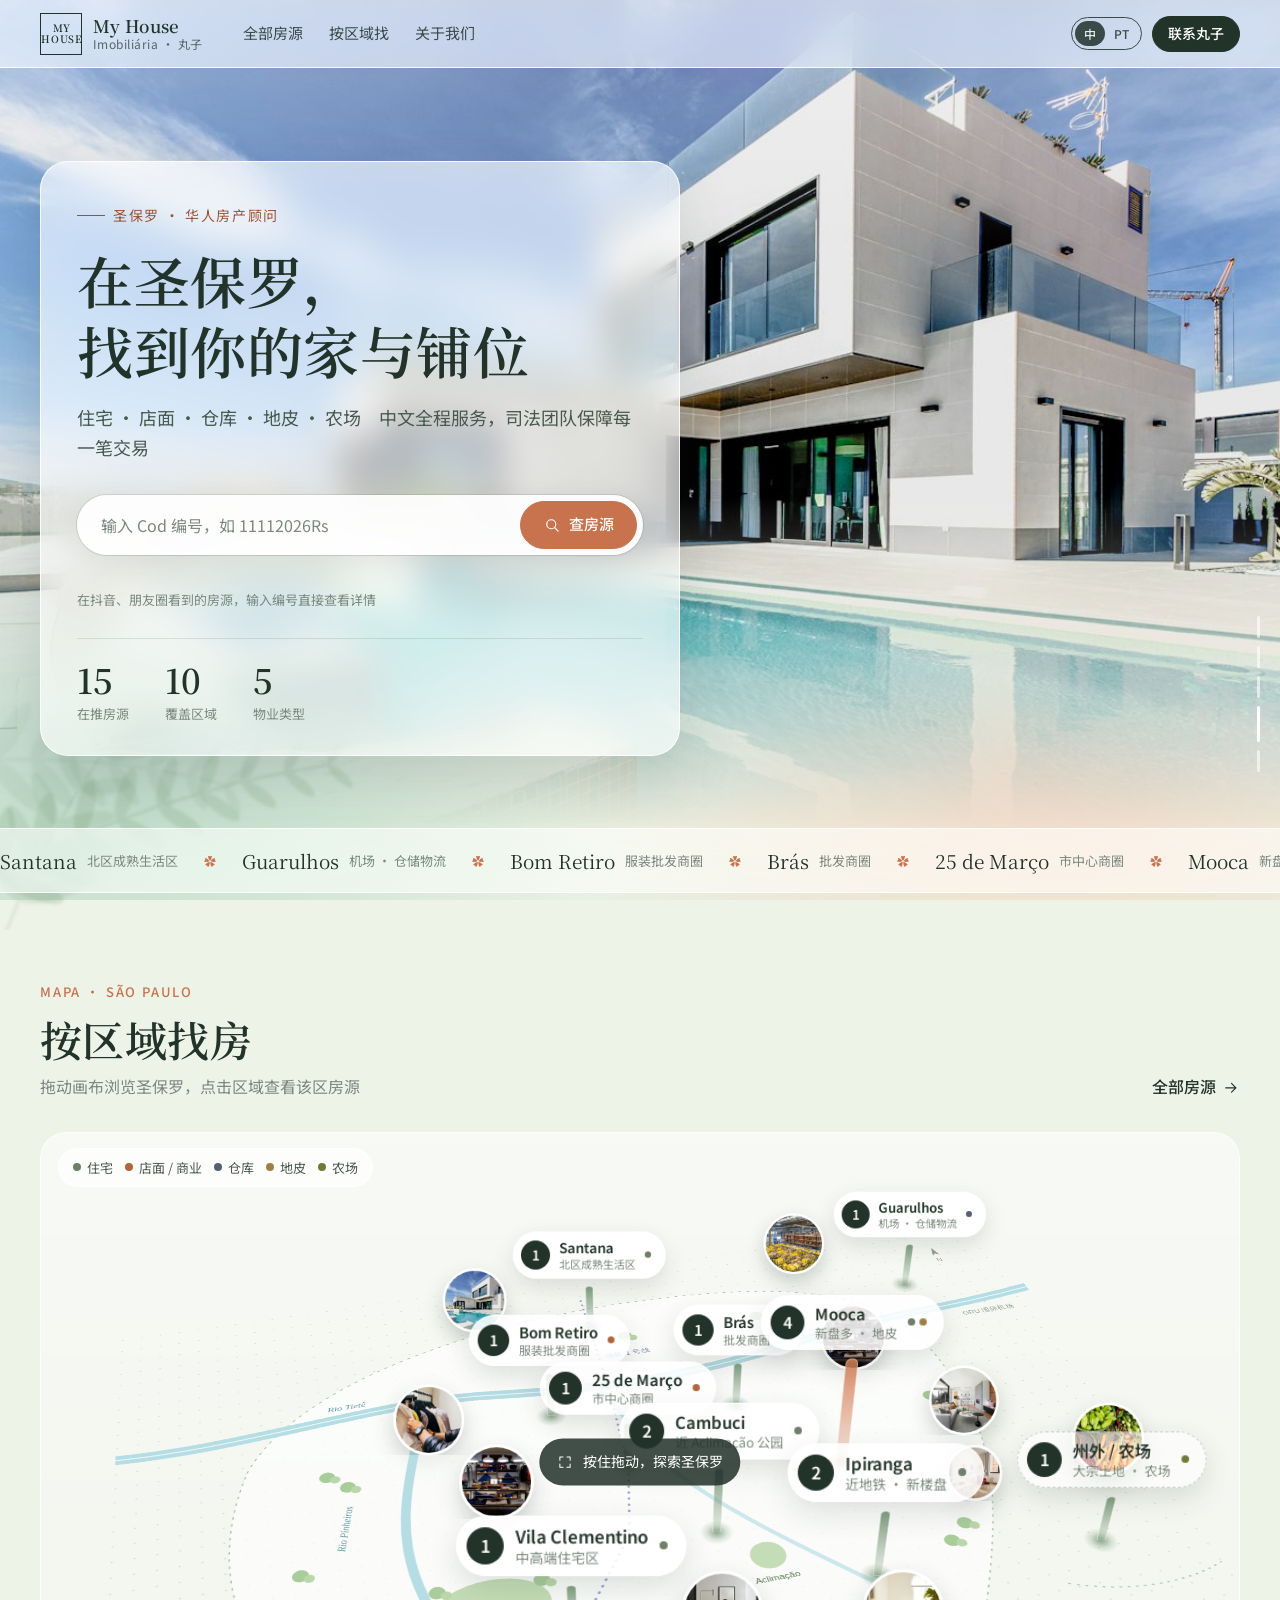
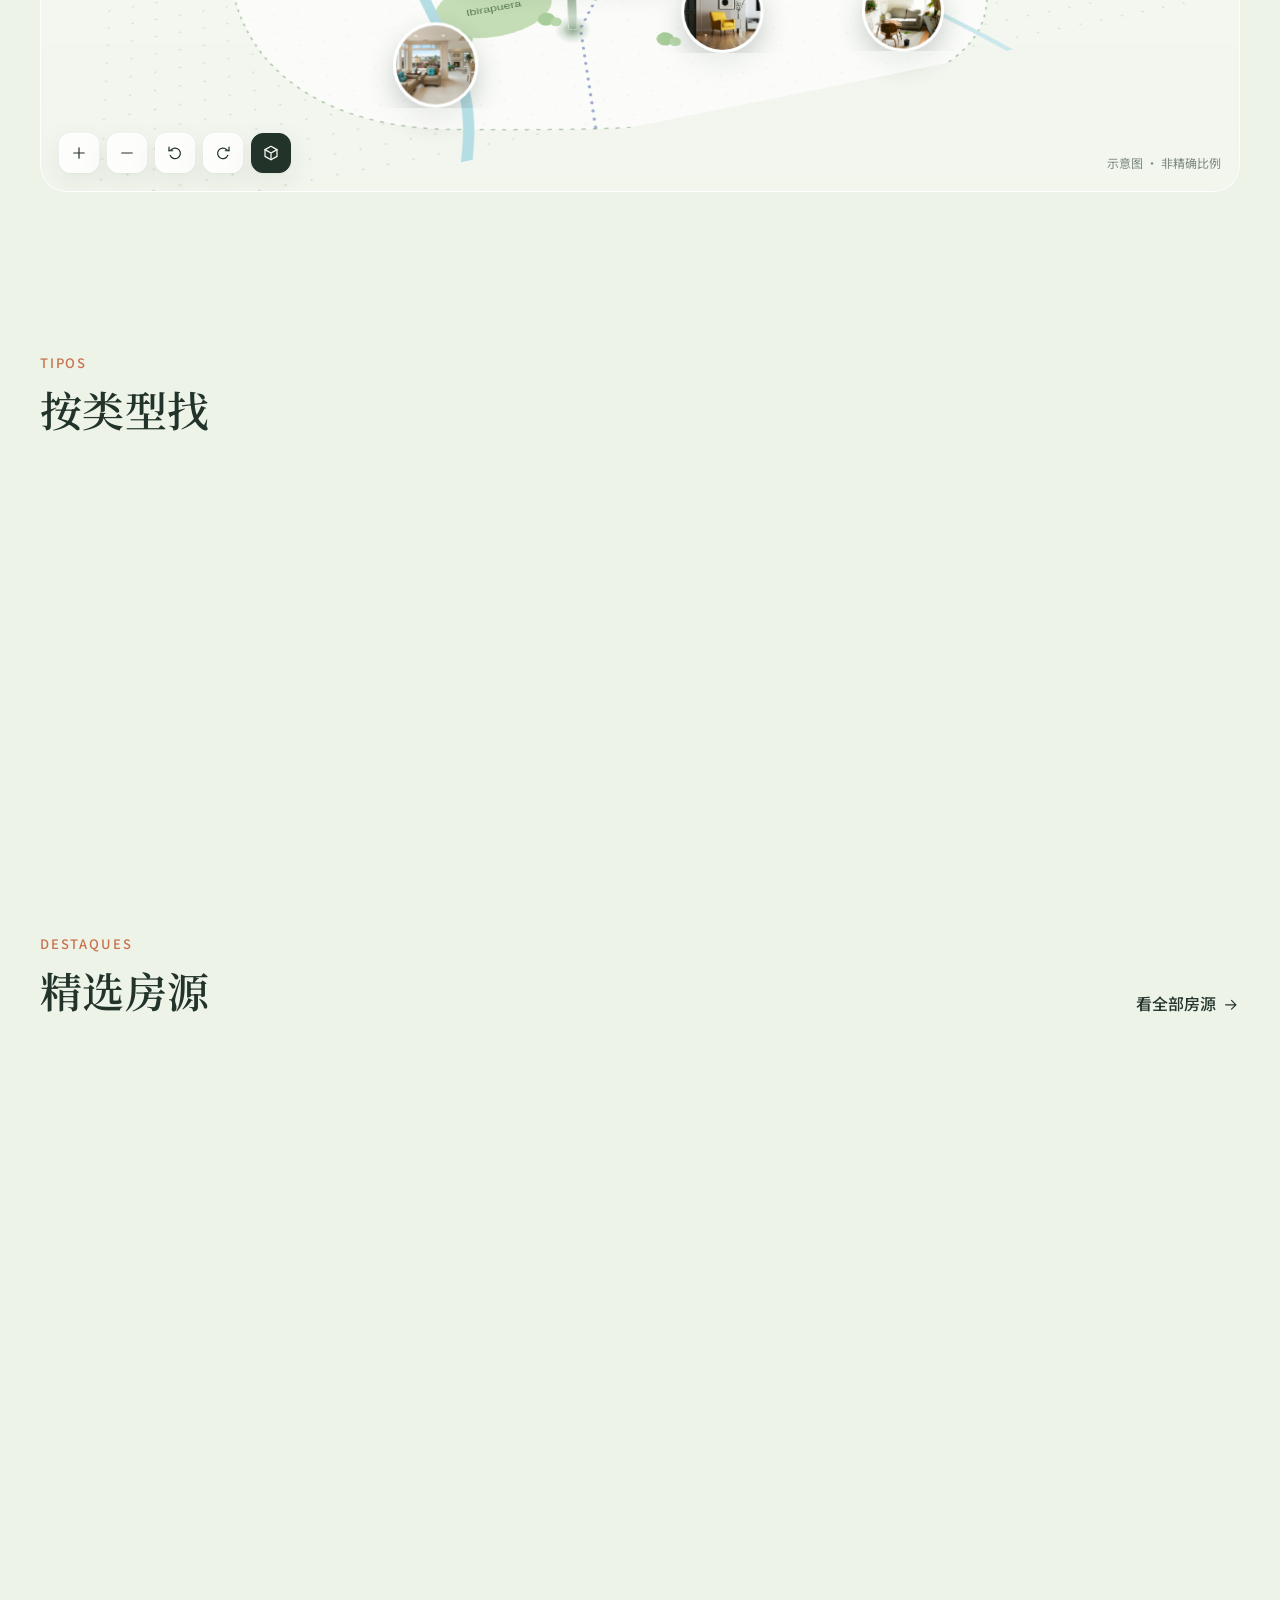
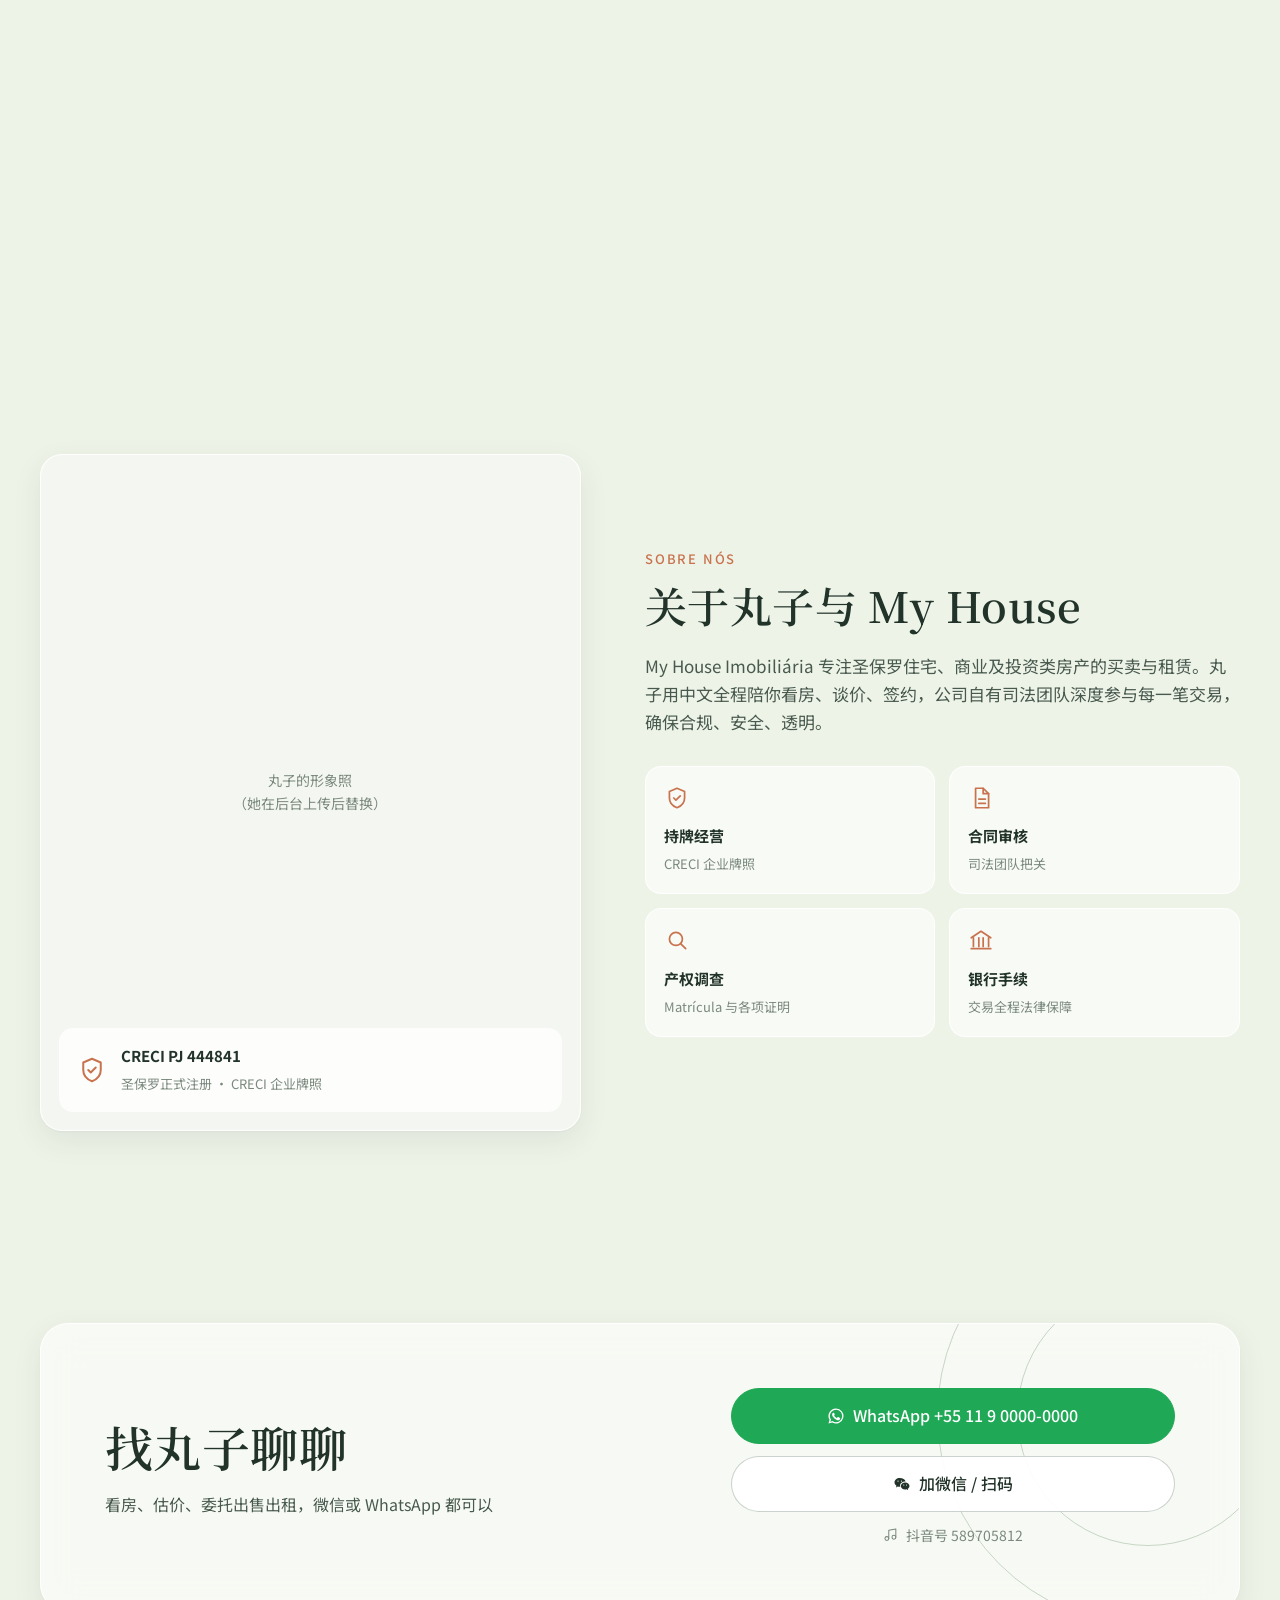
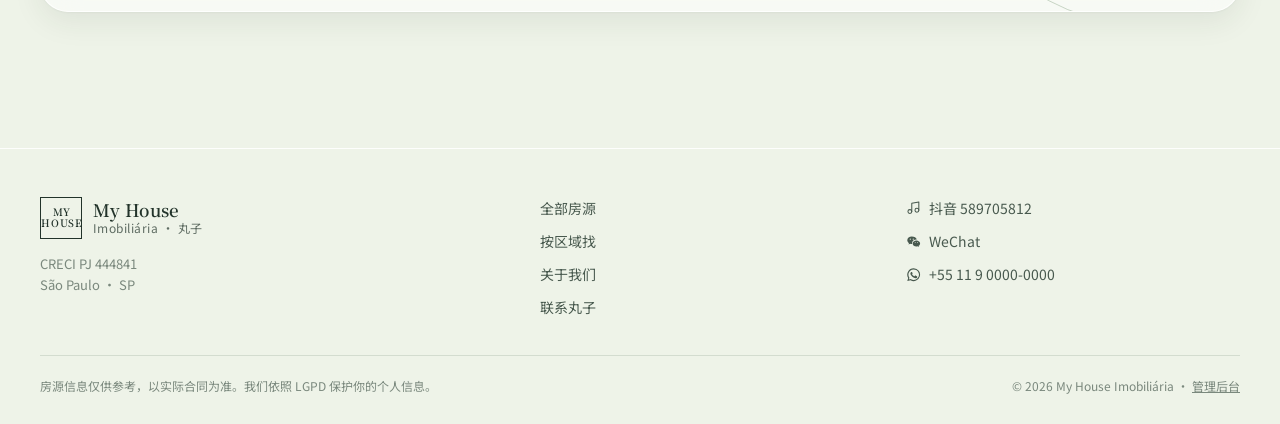
<file: index.html>
<!doctype html>
<html lang="zh-CN">
<head>
<meta charset="utf-8">
<meta name="viewport" content="width=device-width, initial-scale=1, viewport-fit=cover">
<title>My House Imobiliária · 丸子 | 圣保罗房产</title>
<meta name="description" content="圣保罗华人房产顾问丸子 · My House Imobiliária（CRECI PJ 444841）。住宅、店面、仓库、地皮、农场，中文全程服务。">
<meta property="og:title" content="My House Imobiliária · 丸子 | 圣保罗房产">
<meta property="og:description" content="住宅 · 店面 · 仓库 · 地皮 · 农场　中文全程服务">
<meta name="theme-color" content="#EEF3E8">
<link rel="preconnect" href="https://fonts.googleapis.com">
<link rel="preconnect" href="https://fonts.gstatic.com" crossorigin>
<link href="https://fonts.googleapis.com/css2?family=Noto+Sans+SC:wght@400;500;600&family=Noto+Serif+SC:wght@600&display=swap" rel="stylesheet">
<link rel="stylesheet" href="assets/css/style.css">
</head>
<body>

<!-- 首屏：轮播大图（正式版可换成她的房源视频循环剪辑） -->
<section class="hero" id="top">
  <div class="hero__media" id="heroMedia"></div>
  <div class="hero__dots" id="heroDots"></div>
  <div class="wrap hero__in"><div class="hero__panel">
    <span class="hero__kicker" data-i18n="hero.kicker"></span>
    <h1 data-i18n="hero.title"></h1>
    <p class="hero__sub" data-i18n="hero.sub"></p>
    <div class="codebox">
      <form id="codForm" autocomplete="off">
        <input id="codInput" type="search" data-i18n-ph="cod.placeholder" aria-label="Cod">
        <button class="btn btn--accent" type="submit" id="codBtn"></button>
      </form>
      <p class="codebox__err" id="codErr" role="status"></p>
      <p class="codebox__hint" data-i18n="cod.hint"></p>
    </div>
    <div class="hero__stats">
      <div><b id="statL">0</b><span data-i18n="stat.listings"></span></div>
      <div><b id="statR">0</b><span data-i18n="stat.regions"></span></div>
      <div><b id="statT">0</b><span data-i18n="stat.types"></span></div>
    </div>
  </div></div>
</section>

<!-- 滚动条带 -->
<div class="marquee" aria-hidden="true"><div class="marquee__track" id="marquee"></div></div>

<!-- 地图：花园俯览插画 -->
<section class="mapsec" id="map">
  <div class="wrap">
    <div class="sec-head">
      <div><span class="eyebrow">MAPA · SÃO PAULO</span><h2 data-i18n="map.title"></h2><p id="mapSub"></p></div>
      <a class="link-arrow" href="list.html"><span data-i18n="nav.listings"></span><span id="arrow1"></span></a>
    </div>
    <div class="mapwrap">
      <div class="map-legend" id="legend"></div>
      <div class="canvas" id="canvas">
        <div class="tilt" id="tilt"><div class="plane" id="plane"></div></div>
        <div class="canvas__ui">
          <button id="zIn" aria-label="zoom in"></button>
          <button id="zOut" aria-label="zoom out"></button>
          <button id="rotL" aria-label="rotate left"></button>
          <button id="rotR" aria-label="rotate right"></button>
          <button id="flat" aria-label="2D / 2.5D"></button>
        </div>
        <div class="canvas__hint hide" id="hint"></div>
        <div class="canvas__note" data-i18n="map.note"></div>
      </div>
      <div class="region-strip" id="strip"></div>
      <aside class="drawer" id="drawer" aria-live="polite"></aside>
    </div>
  </div>
</section>

<!-- 类型入口 -->
<section class="section section--tight">
  <div class="wrap">
    <div class="sec-head"><div><span class="eyebrow">TIPOS</span><h2 data-i18n="types.title"></h2></div></div>
    <div class="types" id="types"></div>
  </div>
</section>

<!-- 精选 -->
<section class="section">
  <div class="wrap">
    <div class="sec-head">
      <div><span class="eyebrow">DESTAQUES</span><h2 data-i18n="featured.title"></h2></div>
      <a class="link-arrow" href="list.html"><span data-i18n="featured.more"></span><span id="arrow2"></span></a>
    </div>
    <div class="grid" id="featured"></div>
  </div>
</section>

<!-- 关于 -->
<section class="section" id="about">
  <div class="wrap about">
    <div class="about__photo reveal">
      <div class="ph">丸子的形象照<br>（她在后台上传后替换）</div>
      <div class="about__badge" id="aboutBadge"></div>
    </div>
    <div>
      <span class="eyebrow">SOBRE NÓS</span>
      <h2 class="reveal" data-i18n="about.title"></h2>
      <p class="about__lead reveal" id="aboutLead"></p>
      <div class="pillars" id="pillars"></div>
    </div>
  </div>
</section>

<!-- 联系 -->
<section class="section" id="contact">
  <div class="wrap">
    <div class="contact reveal">
      <div><h2 data-i18n="contact.title"></h2><p data-i18n="contact.sub"></p></div>
      <div class="contact__btns" id="contactBtns"></div>
    </div>
  </div>
</section>

<script src="assets/js/data.js"></script>
<script src="assets/js/store.js"></script>
<script src="assets/js/common.js"></script>
<script src="assets/js/home.js"></script>
</body>
</html>
</file>
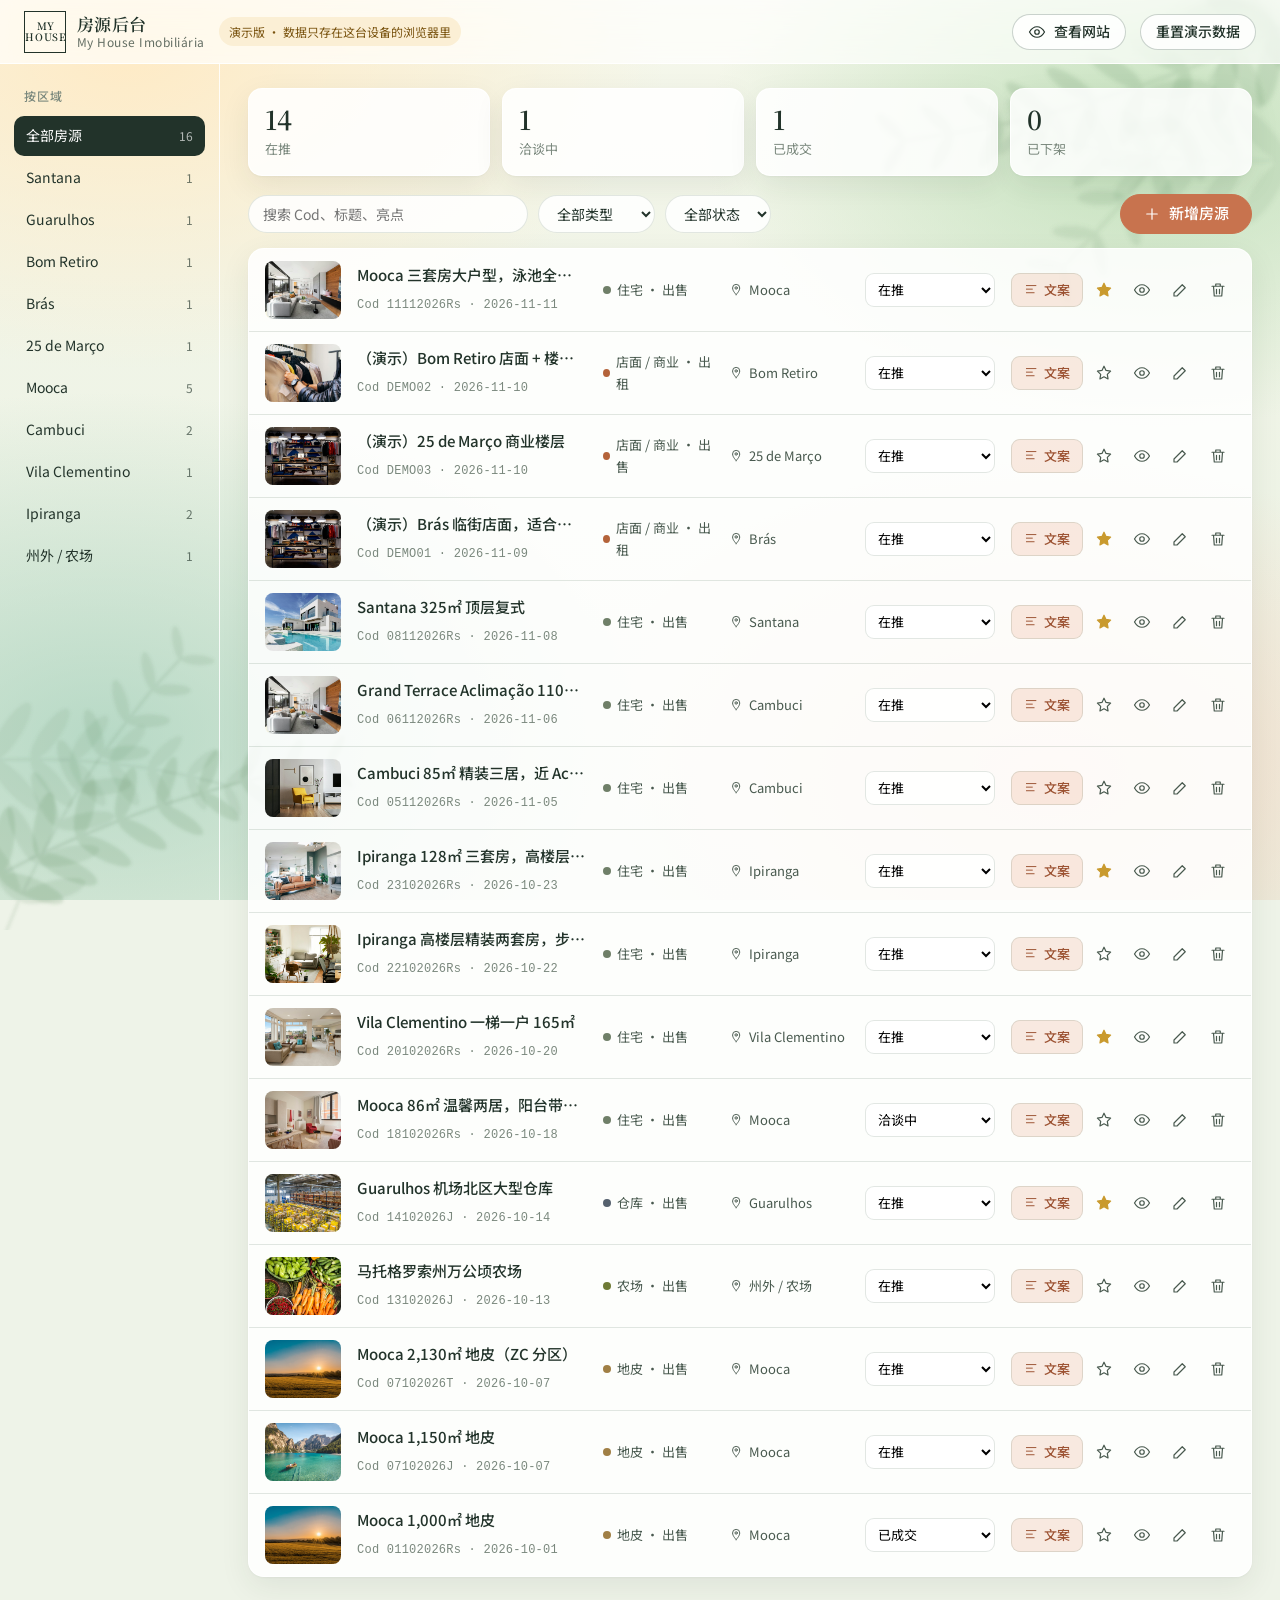
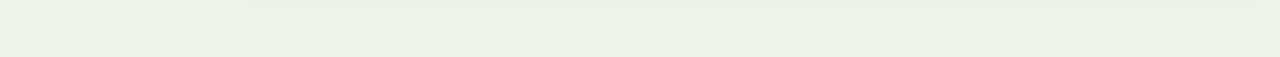
<file: admin.html>
<!doctype html>
<html lang="zh-CN">
<head>
<meta charset="utf-8">
<meta name="viewport" content="width=device-width, initial-scale=1, viewport-fit=cover">
<title>房源后台 · My House</title>
<meta name="robots" content="noindex">
<meta name="theme-color" content="#EEF3E8">
<link rel="preconnect" href="https://fonts.googleapis.com">
<link rel="preconnect" href="https://fonts.gstatic.com" crossorigin>
<link href="https://fonts.googleapis.com/css2?family=Noto+Sans+SC:wght@400;500;600&family=Noto+Serif+SC:wght@600&display=swap" rel="stylesheet">
<link rel="stylesheet" href="assets/css/style.css">
<link rel="stylesheet" href="assets/css/admin.css">
</head>
<body class="admin">
<header class="a-top">
  <div class="a-top__l">
    <a class="logo" href="index.html"><span class="logo__mark">MY<br>HOUSE</span><span class="logo__txt"><b>房源后台</b><small>My House Imobiliária</small></span></a>
    <span class="demo-badge">演示版 · 数据只存在这台设备的浏览器里</span>
  </div>
  <div class="a-top__r">
    <a class="btn btn--sm" href="index.html" target="_blank" id="viewSite"></a>
    <button class="btn btn--sm" id="resetBtn">重置演示数据</button>
  </div>
</header>

<div class="a-shell">
  <aside class="a-side">
    <h4>按区域</h4>
    <nav id="regionNav"></nav>
  </aside>

  <main class="a-main">
    <div class="a-stats" id="stats"></div>
    <div class="a-bar">
      <input class="search" id="q" type="search" placeholder="搜索 Cod、标题、亮点">
      <select class="select" id="fType"></select>
      <select class="select" id="fStatus"></select>
      <button class="btn btn--accent a-add" id="addBtn"></button>
    </div>
    <div class="a-list" id="list"></div>
  </main>
</div>

<!-- 编辑面板 -->
<div class="a-modal" id="editor" hidden>
  <form class="a-panel" id="form" novalidate>
    <div class="a-panel__head"><h2 id="edTitle">新增房源</h2><button type="button" class="icon-btn" data-close aria-label="关闭"></button></div>
    <div class="a-panel__body" id="edBody"></div>
    <div class="a-panel__foot">
      <span class="a-err" id="formErr" role="alert"></span>
      <button type="button" class="btn" data-close>取消</button>
      <button type="submit" class="btn btn--ink">保存</button>
    </div>
  </form>
</div>

<!-- 文案生成 -->
<div class="a-modal" id="caption" hidden>
  <div class="a-panel a-panel--narrow">
    <div class="a-panel__head"><h2>生成发布文案</h2><button type="button" class="icon-btn" data-close aria-label="关闭"></button></div>
    <div class="a-panel__body" id="capBody"></div>
  </div>
</div>

<script src="assets/js/data.js"></script>
<script src="assets/js/store.js"></script>
<script src="assets/js/common.js"></script>
<script src="assets/js/admin.js"></script>
</body>
</html>
</file>
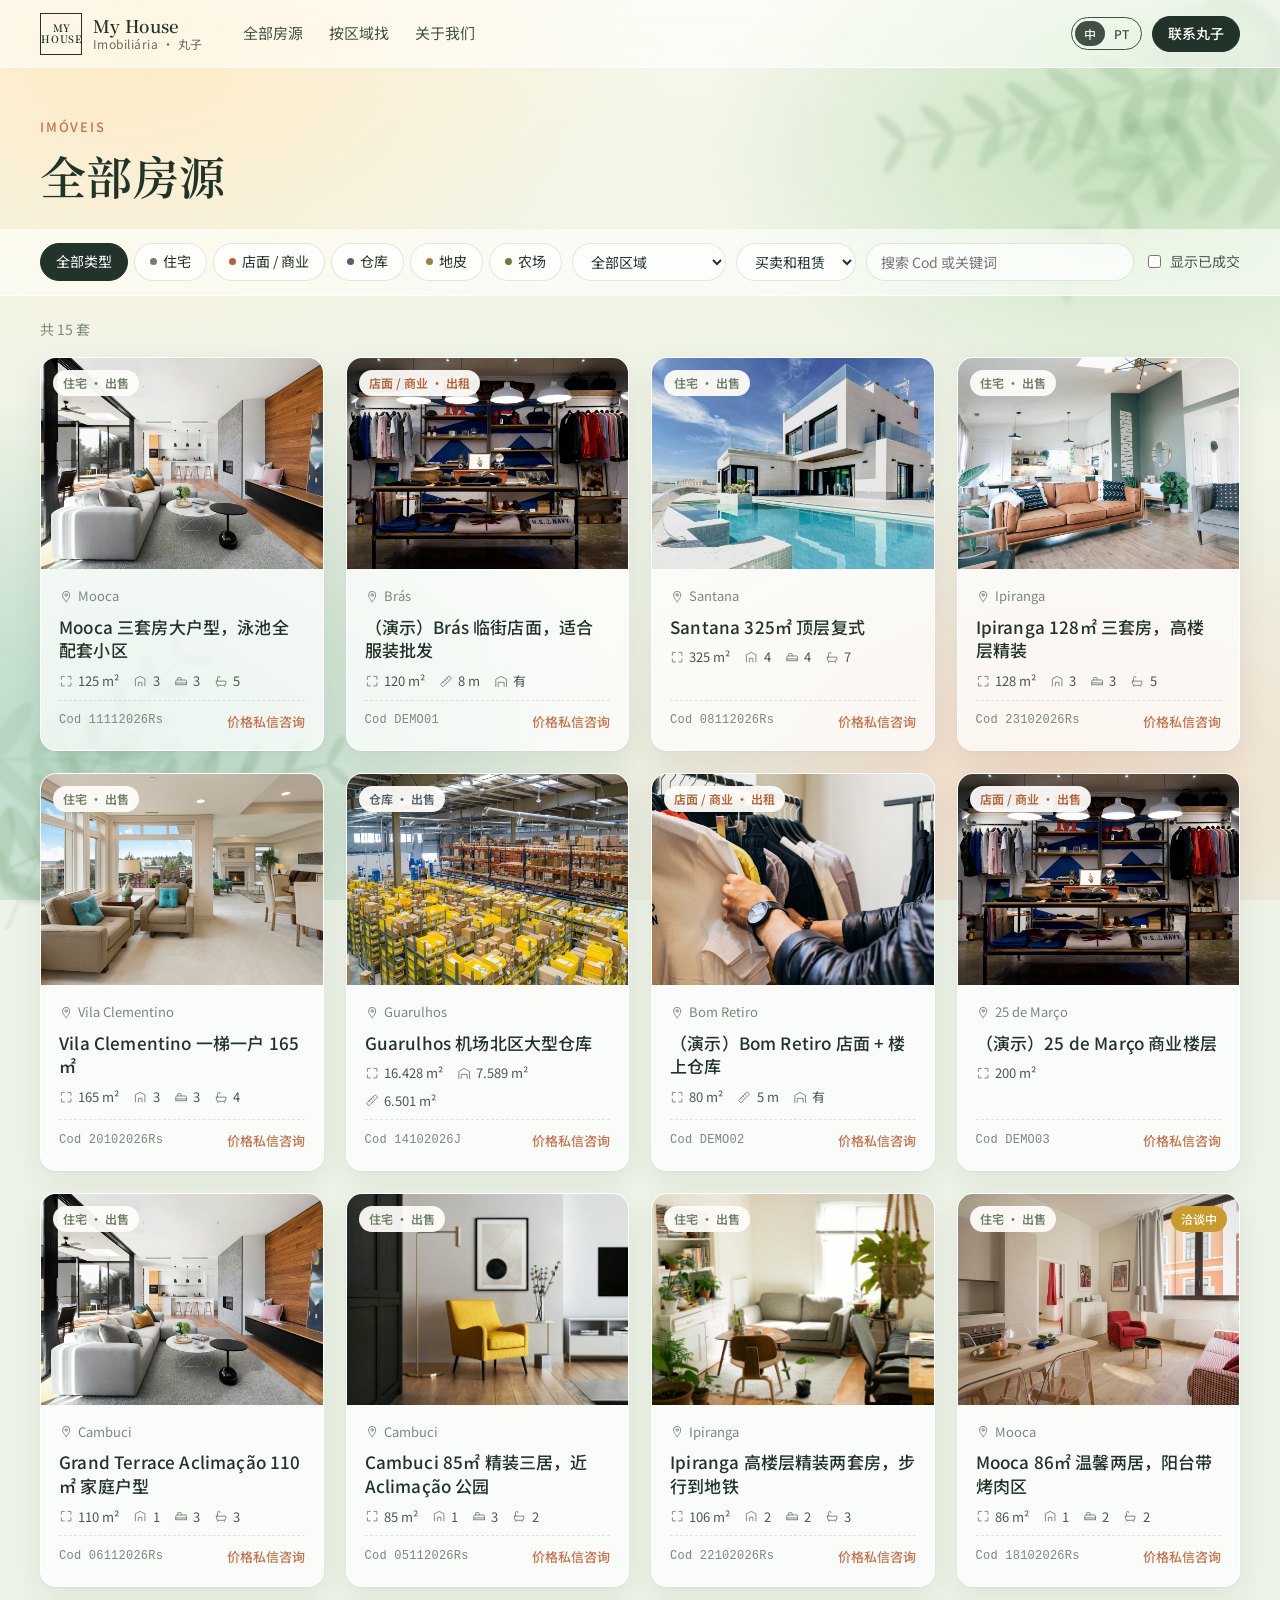
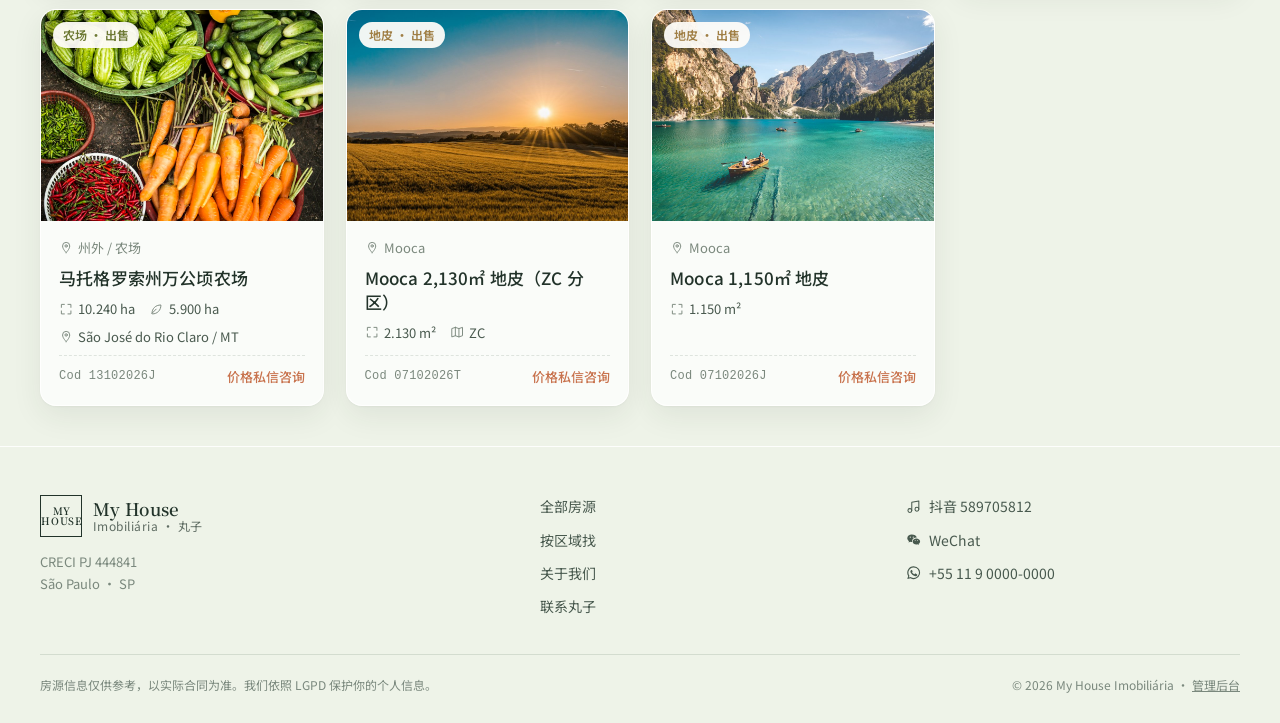
<file: list.html>
<!doctype html>
<html lang="zh-CN">
<head>
<meta charset="utf-8">
<meta name="viewport" content="width=device-width, initial-scale=1, viewport-fit=cover">
<title>全部房源 · My House Imobiliária</title>
<meta name="theme-color" content="#EEF3E8">
<link rel="preconnect" href="https://fonts.googleapis.com">
<link rel="preconnect" href="https://fonts.gstatic.com" crossorigin>
<link href="https://fonts.googleapis.com/css2?family=Noto+Sans+SC:wght@400;500;600&family=Noto+Serif+SC:wght@600&display=swap" rel="stylesheet">
<link rel="stylesheet" href="assets/css/style.css">
</head>
<body>
<main>
  <div class="wrap page-head">
    <span class="eyebrow">IMÓVEIS</span>
    <h1 id="pageTitle" data-i18n="list.title"></h1>
  </div>
  <div class="filters">
    <div class="wrap filters__in">
      <div class="seg" id="segType"></div>
      <select class="select" id="selRegion" aria-label="region"></select>
      <select class="select" id="selDeal" aria-label="deal"></select>
      <input class="search" id="q" type="search" data-i18n-ph="list.search">
      <label class="check"><input type="checkbox" id="showClosed"> <span data-i18n="list.showClosed"></span></label>
    </div>
  </div>
  <div class="wrap">
    <div class="results-bar"><span id="count"></span></div>
    <div class="grid" id="grid"></div>
  </div>
</main>
<script src="assets/js/data.js"></script>
<script src="assets/js/store.js"></script>
<script src="assets/js/common.js"></script>
<script src="assets/js/list.js"></script>
</body>
</html>
</file>
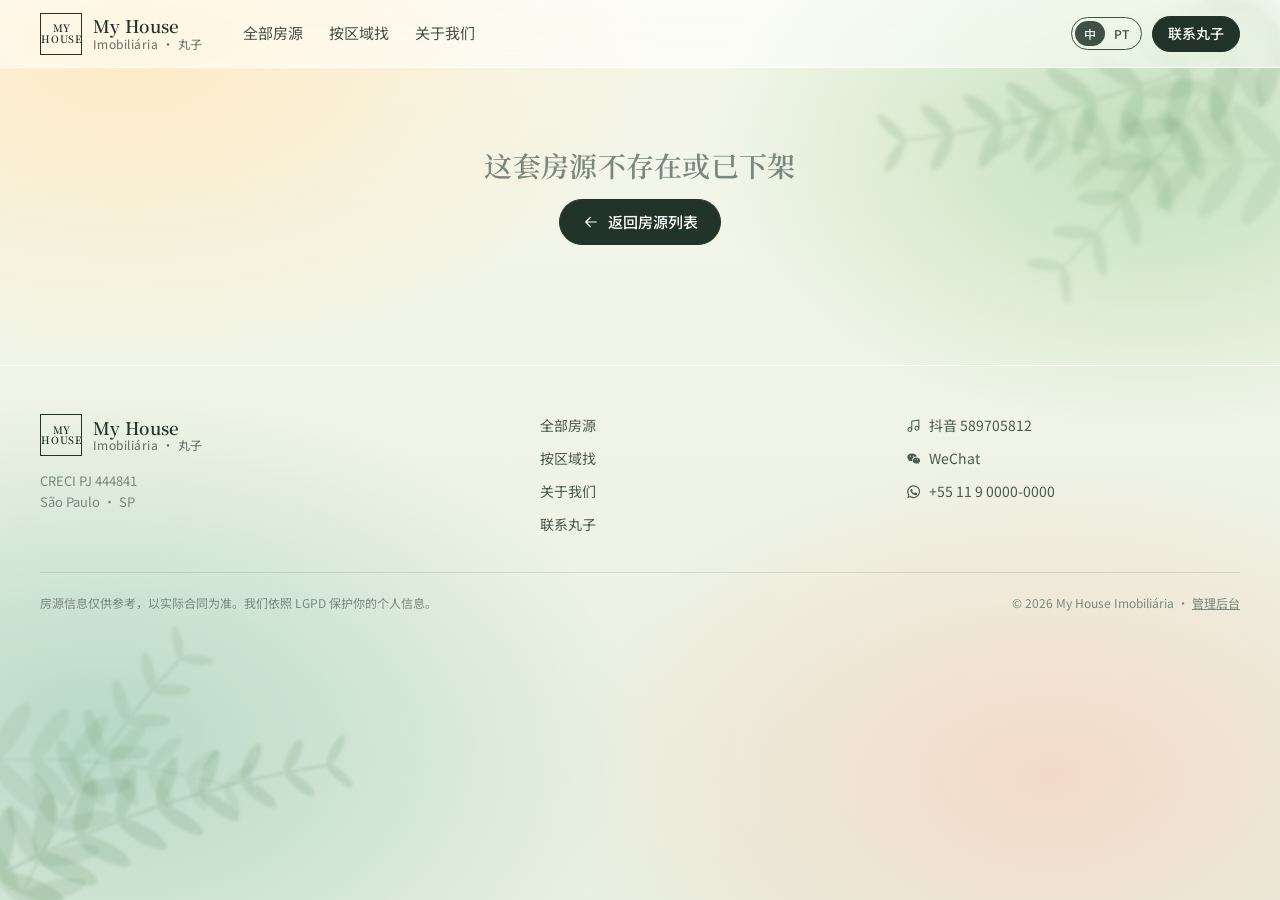
<file: listing.html>
<!doctype html>
<html lang="zh-CN">
<head>
<meta charset="utf-8">
<meta name="viewport" content="width=device-width, initial-scale=1, viewport-fit=cover">
<title>房源详情 · My House Imobiliária</title>
<meta name="theme-color" content="#EEF3E8">
<link rel="preconnect" href="https://fonts.googleapis.com">
<link rel="preconnect" href="https://fonts.gstatic.com" crossorigin>
<link href="https://fonts.googleapis.com/css2?family=Noto+Sans+SC:wght@400;500;600&family=Noto+Serif+SC:wght@600&display=swap" rel="stylesheet">
<link rel="stylesheet" href="assets/css/style.css">
</head>
<body>
<main class="wrap" id="main"></main>
<script src="assets/js/data.js"></script>
<script src="assets/js/store.js"></script>
<script src="assets/js/common.js"></script>
<script src="assets/js/detail.js"></script>
</body>
</html>
</file>
<file: assets/css/style.css>
/* My House Imobiliária · 前台样式
   风格：花园氛围背景 + 半透明玻璃面板；鼠尾草绿为主，陶土色点缀 */
:root {
  --bg: #EEF3E8;
  --bg-2: rgba(255, 255, 255, .38);
  --surface: rgba(255, 255, 255, .68);
  --glass: rgba(255, 255, 255, .58);
  --glass-line: rgba(255, 255, 255, .85);
  --blur: blur(18px) saturate(1.35);
  --ink: #22332A;
  --ink-2: #48594E;
  --muted: #7A887D;
  --line: rgba(52, 84, 62, .14);
  --line-2: rgba(52, 84, 62, .26);
  --sage: #7E9B7A;
  --accent: #C8734E;
  --accent-ink: #9C5232;
  --accent-soft: rgba(232, 160, 125, .22);
  --wa: #1FA855;
  --wechat: #07A35A;
  --radius: 16px;
  --radius-sm: 9px;
  --shadow: 0 1px 2px rgba(34, 51, 42, .04), 0 10px 30px rgba(34, 51, 42, .08);
  --shadow-lg: 0 24px 60px rgba(34, 51, 42, .16);
  --serif: 'Noto Serif SC', 'Songti SC', 'STSong', serif;
  --sans: 'Noto Sans SC', 'PingFang SC', 'Microsoft YaHei', system-ui, sans-serif;
  --ease: cubic-bezier(.2, .8, .2, 1);
  --header-h: 68px;
}
* { box-sizing: border-box; }
html { scroll-behavior: smooth; -webkit-text-size-adjust: 100%; }
body { margin: 0; background: var(--bg); color: var(--ink); font-family: var(--sans); font-size: 16px; line-height: 1.65; -webkit-font-smoothing: antialiased; overflow-x: hidden; }
img { display: block; max-width: 100%; }
a { color: inherit; text-decoration: none; }
button { font: inherit; color: inherit; cursor: pointer; }
h1, h2, h3 { font-family: var(--serif); font-weight: 600; line-height: 1.25; margin: 0; letter-spacing: .01em; }
p { margin: 0; }
.wrap { width: min(1200px, 100% - 40px); margin-inline: auto; }
.muted { color: var(--muted); }
.ic { width: 1.1em; height: 1.1em; flex: none; vertical-align: -.18em; }
.sr-only { position: absolute; width: 1px; height: 1px; overflow: hidden; clip: rect(0 0 0 0); }

/* ---------- 按钮 ---------- */
.btn { display: inline-flex; align-items: center; justify-content: center; gap: 8px; height: 46px; padding: 0 22px; border-radius: 999px; border: 1px solid var(--line-2); background: var(--surface); font-size: 15px; font-weight: 500; white-space: nowrap; transition: transform .2s var(--ease), background .2s, border-color .2s, box-shadow .2s; }
.btn:hover { border-color: var(--ink); }
.btn:active { transform: scale(.97); }
.btn--sm { height: 36px; padding: 0 15px; font-size: 14px; }
.btn--block { width: 100%; }
.btn--ink { background: var(--ink); color: #fff; border-color: var(--ink); }
.btn--ink:hover { background: #000; }
.btn--accent { background: var(--accent); color: #fff; border-color: var(--accent); }
.btn--accent:hover { background: var(--accent-ink); border-color: var(--accent-ink); }
.btn--wa { background: var(--wa); color: #fff; border-color: var(--wa); }
.btn--wa:hover { background: #178f47; border-color: #178f47; }
.btn--wechat { background: var(--surface); color: var(--wechat); border-color: #BFE3CF; }
.btn.is-done { background: var(--ink); color: #fff; border-color: var(--ink); }
.btn .ic { width: 18px; height: 18px; }

/* ---------- 页头 ---------- */
.site-header { position: sticky; top: 0; z-index: 50; height: var(--header-h); background: rgba(245, 240, 232, .86); backdrop-filter: saturate(1.4) blur(14px); -webkit-backdrop-filter: saturate(1.4) blur(14px); border-bottom: 1px solid transparent; transition: background .3s, border-color .3s, color .3s; }
.site-header__in { height: 100%; display: flex; align-items: center; gap: 28px; }
.logo { display: flex; align-items: center; gap: 11px; }
.logo__mark { display: grid; place-items: center; width: 42px; height: 42px; border: 1.5px solid currentColor; font-family: var(--serif); font-weight: 600; font-size: 10px; line-height: 1.05; letter-spacing: .08em; text-align: center; }
.logo__txt { display: flex; flex-direction: column; line-height: 1.2; }
.logo__txt b { font-family: var(--serif); font-size: 17px; font-weight: 600; letter-spacing: .02em; }
.logo__txt small { font-size: 12px; opacity: .7; letter-spacing: .04em; }
.nav { display: flex; gap: 26px; margin-left: 12px; font-size: 15px; }
.nav a { position: relative; padding: 4px 0; opacity: .85; }
.nav a::after { content: ''; position: absolute; left: 0; right: 0; bottom: -2px; height: 1.5px; background: currentColor; transform: scaleX(0); transform-origin: left; transition: transform .3s var(--ease); }
.nav a:hover { opacity: 1; }
.nav a:hover::after { transform: scaleX(1); }
.site-header__act { margin-left: auto; display: flex; align-items: center; gap: 10px; }
.lang { display: flex; padding: 3px; border-radius: 999px; border: 1px solid currentColor; background: transparent; font-size: 12px; font-weight: 500; opacity: .85; }
.lang span { padding: 3px 9px; border-radius: 999px; }
.lang span.on { background: var(--ink); color: var(--bg); }

/* ---------- 首屏 ---------- */
.hero { position: relative; min-height: min(92svh, 860px); display: flex; align-items: flex-end; color: #fff; overflow: hidden; background: #2a241f; }
.hero__media { position: absolute; inset: 0; }
.hero__media img { position: absolute; inset: 0; width: 100%; height: 100%; object-fit: cover; opacity: 0; transform: scale(1.08); transition: opacity 1.6s ease, transform 7s linear; }
.hero__media img.on { opacity: 1; transform: scale(1); }
.hero__media::after { content: ''; position: absolute; inset: 0; background: linear-gradient(180deg, rgba(20, 16, 12, .45) 0%, rgba(20, 16, 12, .1) 35%, rgba(20, 16, 12, .72) 100%); }
.hero__in { position: relative; z-index: 2; padding: 140px 0 56px; }
.hero__kicker { display: inline-flex; align-items: center; gap: 8px; font-size: 14px; letter-spacing: .12em; opacity: .9; margin-bottom: 18px; }
.hero__kicker::before { content: ''; width: 28px; height: 1px; background: currentColor; }
.hero h1 { font-size: clamp(36px, 6.4vw, 76px); max-width: 14em; }
.hero__sub { margin-top: 18px; font-size: clamp(15px, 1.6vw, 18px); max-width: 38em; opacity: .9; }
.codebox { margin-top: 32px; max-width: 580px; }
.codebox form { display: flex; gap: 6px; padding: 6px; background: rgba(255, 253, 249, .97); border-radius: 999px; box-shadow: var(--shadow-lg); }
.codebox input { flex: 1; min-width: 0; border: 0; background: transparent; padding: 0 18px; font: inherit; font-size: 16px; color: var(--ink); outline: none; }
.codebox input::placeholder { color: var(--muted); }
.codebox .btn { height: 48px; }
.codebox__hint { margin-top: 10px; font-size: 13px; opacity: .8; }
.codebox__err { margin-top: 10px; font-size: 14px; color: #FFD9C4; min-height: 1em; }
.hero__stats { display: flex; gap: 36px; margin-top: 44px; padding-top: 22px; border-top: 1px solid rgba(255, 255, 255, .25); }
.hero__stats b { display: block; font-family: var(--serif); font-size: 34px; font-weight: 600; line-height: 1.1; }
.hero__stats span { font-size: 13px; opacity: .8; }
.hero__dots { position: absolute; right: 20px; bottom: 56px; z-index: 2; display: flex; flex-direction: column; gap: 8px; }
.hero__dots i { width: 3px; height: 22px; border-radius: 2px; background: rgba(255, 255, 255, .35); transition: background .4s, height .4s; }
.hero__dots i.on { background: #fff; height: 36px; }

/* ---------- 区块 ---------- */
.section { padding: 96px 0; }
.section--tight { padding: 64px 0; }
.sec-head { display: flex; align-items: flex-end; justify-content: space-between; gap: 20px; margin-bottom: 32px; }
.sec-head h2 { font-size: clamp(28px, 3.6vw, 42px); }
.sec-head p { color: var(--muted); margin-top: 8px; }
.eyebrow { font-size: 13px; letter-spacing: .14em; color: var(--accent); font-weight: 500; margin-bottom: 10px; display: block; }
.link-arrow { display: inline-flex; align-items: center; gap: 6px; font-weight: 500; white-space: nowrap; }
.link-arrow .ic { transition: transform .25s var(--ease); }
.link-arrow:hover .ic { transform: translateX(4px); }

/* ---------- 滚动条带 ---------- */
.marquee { overflow: hidden; color: var(--ink); background: var(--glass); border-block: 1px solid var(--glass-line); -webkit-backdrop-filter: var(--blur); backdrop-filter: var(--blur); }
.marquee__track { display: flex; width: max-content; padding: 16px 0; animation: marquee 48s linear infinite; }
.marquee__track span { display: inline-flex; align-items: center; gap: 26px; padding-right: 26px; font-family: var(--serif); font-size: 19px; white-space: nowrap; }
.marquee__track span::after { content: '✿'; color: var(--accent); font-size: 12px; }
.marquee__track small { font-family: var(--sans); font-size: 13px; color: var(--muted); margin-left: -16px; }
@keyframes marquee { to { transform: translateX(-50%); } }

/* ---------- 地图（浅色花园俯览，滚动时立起来） ---------- */
.mapsec { padding: 88px 0 96px; }
.mapwrap { position: relative; overflow: hidden; border-radius: 26px; }
.map-legend { position: absolute; left: 18px; top: 16px; z-index: 7; display: flex; flex-wrap: wrap; gap: 12px; padding: 8px 14px; border-radius: 999px; background: rgba(255, 255, 255, .72); border: 1px solid var(--glass-line); color: var(--ink-2); font-size: 13px; pointer-events: none; }
.map-legend span { display: inline-flex; align-items: center; gap: 6px; }
.map-legend i { width: 8px; height: 8px; border-radius: 50%; }

.canvas { position: relative; height: 660px; border-radius: 26px; overflow: hidden; background: linear-gradient(180deg, rgba(255, 255, 255, .55), rgba(255, 255, 255, .24)); border: 1px solid var(--glass-line); box-shadow: var(--shadow); perspective: 1500px; perspective-origin: 50% 25%; cursor: grab; touch-action: none; user-select: none; -webkit-user-select: none; }
.canvas.dragging { cursor: grabbing; }
.tilt { position: absolute; left: 0; top: 0; right: 0; bottom: 0; transform-style: preserve-3d; transform: rotateX(var(--tilt, 0deg)) rotateZ(var(--rz, 0deg)); transition: transform 1.5s var(--ease), right .55s var(--ease); }
.canvas.with-drawer .tilt { right: 410px; }
.canvas.live .tilt, .canvas.live .rnode, .canvas.live .bubble, .canvas.live .rbar { transition: none; }
.plane { position: absolute; left: 0; top: 0; width: 1200px; height: 760px; transform-origin: 0 0; transform-style: preserve-3d; }
.plane.anim { transition: transform .9s var(--ease); }
.plane__bg { position: absolute; inset: 0; }
.rbase { position: absolute; left: 0; top: 0; width: 38px; height: 38px; margin: -19px 0 0 -19px; border-radius: 50%; background: radial-gradient(circle, rgba(200, 115, 78, .7) 0, rgba(200, 115, 78, .2) 42%, rgba(200, 115, 78, 0) 70%); pointer-events: none; }
.rbase.cool { background: radial-gradient(circle, rgba(94, 132, 96, .7) 0, rgba(94, 132, 96, .2) 42%, rgba(94, 132, 96, 0) 70%); }
.rbar { position: absolute; left: 0; top: 0; width: 14px; height: var(--h, 0px); transform-origin: 50% 100%; transform: translate(-50%, -100%) rotateZ(calc(var(--rz, 0deg) * -1)) rotateX(-90deg); border-radius: 7px 7px 2px 2px; background: linear-gradient(to top, rgba(200, 115, 78, .15), rgba(214, 128, 90, .92)); box-shadow: inset 0 0 0 1px rgba(255, 255, 255, .45); transition: height 1.3s var(--ease), transform 1.5s var(--ease); pointer-events: none; }
.rbar.cool { background: linear-gradient(to top, rgba(126, 155, 122, .12), rgba(110, 146, 110, .88)); width: 10px; }
.rnode { position: absolute; left: 0; top: 0; z-index: 3; padding: 0; border: 0; background: none; color: inherit; transform-origin: 50% 100%; transform: translate(-50%, -100%) translateZ(var(--h, 0px)) rotateZ(calc(var(--rz, 0deg) * -1)) rotateX(calc(var(--tilt, 0deg) * -1)) translateY(-10px) scale(var(--inv, 1)); transition: transform 1.5s var(--ease); }
.rnode__pill { display: flex; align-items: center; gap: 10px; padding: 8px 15px 8px 8px; border-radius: 999px; background: rgba(255, 255, 255, .86); color: var(--ink); border: 1px solid var(--glass-line); box-shadow: 0 10px 26px rgba(34, 51, 42, .14); white-space: nowrap; transition: transform .3s var(--ease), background .2s, border-color .2s, color .2s; }
.rnode__n { display: grid; place-items: center; min-width: 32px; height: 32px; padding: 0 6px; border-radius: 999px; background: var(--ink); color: #fff; font-weight: 600; font-size: 15px; }
.rnode__t { display: flex; flex-direction: column; text-align: left; line-height: 1.25; }
.rnode__t b { font-size: 15px; font-weight: 600; }
.rnode__t small { font-size: 12px; color: var(--muted); }
.rnode__types { display: flex; gap: 4px; }
.rnode__types i { width: 7px; height: 7px; border-radius: 50%; }
.rnode:hover .rnode__pill { border-color: var(--sage); transform: translateY(-3px); }
.rnode.on .rnode__pill { background: var(--ink); color: #fff; border-color: var(--ink); }
.rnode.on .rnode__n { background: var(--accent); color: #fff; }
.rnode.on .rnode__t small { color: rgba(255, 255, 255, .72); }
.rnode.zero .rnode__pill { opacity: .55; }
.rnode.outside .rnode__pill { border-style: dashed; border-color: var(--line-2); background: rgba(255, 255, 255, .6); }
.rnode.pulse .rnode__n { animation: ring 2.4s var(--ease) infinite; }
@keyframes ring { 0% { box-shadow: 0 0 0 0 rgba(200, 115, 78, .55); } 100% { box-shadow: 0 0 0 14px rgba(200, 115, 78, 0); } }
.bubble { position: absolute; left: 0; top: 0; z-index: 2; width: 84px; height: 84px; transform-origin: 50% 100%; transform: translate(-50%, -100%) rotateZ(calc(var(--rz, 0deg) * -1)) rotateX(calc(var(--tilt, 0deg) * -1)); transition: transform 1.5s var(--ease); }
.bubble span { display: block; width: 100%; height: 100%; border-radius: 50%; overflow: hidden; border: 3px solid #fff; box-shadow: 0 12px 26px rgba(34, 51, 42, .22); animation: float 6s ease-in-out infinite; animation-delay: var(--d, 0s); }
.bubble img { width: 100%; height: 100%; object-fit: cover; transition: transform .5s var(--ease); }
.bubble:hover img { transform: scale(1.12); }
.bubble--s { width: 64px; height: 64px; }
@keyframes float { 0%, 100% { transform: translateY(0); } 50% { transform: translateY(-9px); } }
.canvas__ui { position: absolute; left: 18px; bottom: 18px; z-index: 6; display: flex; gap: 8px; }
.canvas__ui button { width: 40px; height: 40px; display: grid; place-items: center; border-radius: 12px; background: rgba(255, 255, 255, .8); border: 1px solid var(--glass-line); color: var(--ink); box-shadow: var(--shadow); }
.canvas__ui button:hover { border-color: var(--sage); }
.canvas__ui button.on { background: var(--ink); color: #fff; border-color: var(--ink); }
.canvas__ui .ic { width: 18px; height: 18px; }
.canvas__note { position: absolute; right: 18px; bottom: 18px; z-index: 6; font-size: 12px; color: var(--muted); }
.canvas__hint { position: absolute; left: 50%; top: 50%; transform: translate(-50%, -50%); z-index: 7; display: flex; align-items: center; gap: 10px; padding: 12px 18px; border-radius: 999px; background: rgba(34, 51, 42, .86); color: #fff; font-size: 14px; pointer-events: none; transition: opacity .5s; }
.canvas__hint.hide { opacity: 0; }

.drawer { position: absolute; top: 14px; right: 14px; bottom: 14px; z-index: 8; width: 380px; display: flex; flex-direction: column; background: rgba(255, 255, 255, .84); color: var(--ink); border-radius: 20px; border: 1px solid var(--glass-line); box-shadow: var(--shadow-lg); -webkit-backdrop-filter: var(--blur); backdrop-filter: var(--blur); transform: translateX(calc(100% + 30px)); visibility: hidden; transition: transform .55s var(--ease), visibility 0s .55s; cursor: auto; }
.drawer.open { transform: none; visibility: visible; transition: transform .55s var(--ease); }
.drawer__head { padding: 20px 22px 14px; border-bottom: 1px solid var(--line); position: relative; }
.drawer__head h3 { font-size: 24px; }
.drawer__head p { font-size: 14px; color: var(--ink-2); margin-top: 6px; }
.drawer__head .x { position: absolute; right: 14px; top: 14px; width: 34px; height: 34px; display: grid; place-items: center; border-radius: 50%; border: 0; background: var(--bg); }
.drawer__count { display: flex; flex-wrap: wrap; gap: 6px; margin-top: 12px; }
.chip { display: inline-flex; align-items: center; gap: 6px; height: 28px; padding: 0 11px; border-radius: 999px; font-size: 13px; background: rgba(255, 255, 255, .65); border: 1px solid var(--line); color: var(--ink-2); }
.chip i { width: 7px; height: 7px; border-radius: 50%; }
.drawer__list { flex: 1; overflow-y: auto; padding: 12px; display: flex; flex-direction: column; gap: 10px; overscroll-behavior: contain; }
.drawer__foot { padding: 14px 18px; border-top: 1px solid var(--line); }
.drawer__empty { padding: 30px 12px; text-align: center; color: var(--muted); font-size: 14px; }
.mini { display: flex; gap: 12px; padding: 8px; border-radius: 12px; transition: background .2s; }
.mini:hover { background: rgba(126, 155, 122, .14); }
.mini img { width: 92px; height: 76px; object-fit: cover; border-radius: 9px; flex: none; }
.mini__b { min-width: 0; display: flex; flex-direction: column; gap: 3px; }
.mini__t { font-size: 14px; font-weight: 500; line-height: 1.35; display: -webkit-box; -webkit-line-clamp: 2; -webkit-box-orient: vertical; overflow: hidden; }
.mini__s { font-size: 12px; color: var(--muted); }
.mini .cod { font-size: 11px; }

.region-strip { display: none; }

/* ---------- 类型入口 ---------- */
.types { display: grid; grid-template-columns: repeat(5, 1fr); gap: 14px; }
.type { position: relative; aspect-ratio: 3 / 4; border-radius: var(--radius); overflow: hidden; color: #fff; background: #3a332c; isolation: isolate; }
.type img { position: absolute; inset: 0; width: 100%; height: 100%; object-fit: cover; z-index: -2; transition: transform .8s var(--ease); }
.type::after { content: ''; position: absolute; inset: 0; z-index: -1; background: linear-gradient(180deg, rgba(0, 0, 0, 0) 35%, rgba(20, 16, 12, .75)); }
.type:hover img { transform: scale(1.07); }
.type__b { position: absolute; left: 18px; right: 18px; bottom: 18px; }
.type__b b { font-family: var(--serif); font-size: 24px; font-weight: 600; display: block; }
.type__b span { font-size: 13px; opacity: .85; }
.type__n { position: absolute; top: 14px; right: 14px; height: 30px; min-width: 30px; padding: 0 10px; display: grid; place-items: center; border-radius: 999px; background: rgba(255, 253, 249, .92); color: var(--ink); font-size: 13px; font-weight: 600; }

/* ---------- 房源卡片 ---------- */
.grid { display: grid; grid-template-columns: repeat(auto-fill, minmax(280px, 1fr)); gap: 22px; }
.card { display: flex; flex-direction: column; background: var(--surface); border-radius: var(--radius); overflow: hidden; border: 1px solid var(--line); transition: transform .35s var(--ease), box-shadow .35s var(--ease), border-color .35s; }
.card:hover { transform: translateY(-4px); box-shadow: var(--shadow); border-color: var(--line-2); }
.card__img { position: relative; aspect-ratio: 4 / 3; overflow: hidden; background: var(--bg-2); }
.card__img img { width: 100%; height: 100%; object-fit: cover; transition: transform .8s var(--ease); }
.card:hover .card__img img { transform: scale(1.05); }
.tag { position: absolute; left: 12px; top: 12px; height: 26px; padding: 0 10px; display: inline-flex; align-items: center; border-radius: 999px; background: rgba(255, 253, 249, .94); color: var(--tc, var(--ink)); font-size: 12px; font-weight: 600; }
.badge { position: absolute; right: 12px; top: 12px; height: 26px; padding: 0 10px; display: inline-flex; align-items: center; border-radius: 999px; font-size: 12px; font-weight: 500; background: var(--ink); color: #fff; }
.badge--reservado { background: #C99A2E; }
.badge--fechado { background: var(--ink); }
.badge--oculto { background: var(--muted); }
.card__play { position: absolute; left: 50%; top: 50%; transform: translate(-50%, -50%); width: 48px; height: 48px; display: grid; place-items: center; border-radius: 50%; background: rgba(255, 253, 249, .9); color: var(--ink); }
.card__body { padding: 16px 18px 18px; display: flex; flex-direction: column; gap: 8px; flex: 1; }
.card__meta { display: flex; align-items: center; gap: 5px; font-size: 13px; color: var(--muted); }
.card__title { font-family: var(--sans); font-size: 17px; font-weight: 500; line-height: 1.4; }
.card__specs { display: flex; flex-wrap: wrap; gap: 6px 14px; font-size: 13px; color: var(--ink-2); }
.card__specs span { display: inline-flex; align-items: center; gap: 5px; }
.card__specs .ic { color: var(--muted); }
.card__foot { margin-top: auto; padding-top: 10px; border-top: 1px dashed var(--line); display: flex; align-items: center; justify-content: space-between; gap: 10px; }
.card__ask { font-size: 13px; color: var(--accent); font-weight: 500; }
.cod { font-family: ui-monospace, 'SF Mono', Consolas, monospace; font-size: 12px; color: var(--muted); letter-spacing: .02em; }

/* ---------- 关于 ---------- */
.about { display: grid; grid-template-columns: 1fr 1.1fr; gap: 64px; align-items: center; }
.about__photo { position: relative; aspect-ratio: 4 / 5; border-radius: 22px; overflow: hidden; background: var(--bg-2); }
.about__photo img { width: 100%; height: 100%; object-fit: cover; }
.about__photo .ph { position: absolute; inset: 0; display: grid; place-items: center; text-align: center; color: var(--muted); font-size: 14px; }
.about__badge { position: absolute; left: 18px; bottom: 18px; right: 18px; padding: 16px 18px; border-radius: 14px; background: rgba(255, 253, 249, .95); display: flex; align-items: center; gap: 14px; }
.about__badge .ic { width: 30px; height: 30px; color: var(--accent); }
.about__badge b { display: block; font-size: 15px; }
.about__badge small { font-size: 13px; color: var(--muted); }
.about h2 { font-size: clamp(28px, 3.6vw, 42px); }
.about__lead { margin-top: 20px; font-size: 17px; color: var(--ink-2); }
.pillars { margin-top: 30px; display: grid; grid-template-columns: 1fr 1fr; gap: 14px; }
.pillar { padding: 18px; border-radius: var(--radius); background: var(--surface); border: 1px solid var(--line); }
.pillar .ic { width: 26px; height: 26px; color: var(--accent); }
.pillar b { display: block; margin-top: 10px; font-size: 15px; }
.pillar span { font-size: 13px; color: var(--muted); }

/* ---------- 联系 ---------- */
.contact { position: relative; border-radius: 28px; padding: 64px; background: var(--accent); color: #fff; overflow: hidden; display: grid; grid-template-columns: 1.3fr 1fr; gap: 48px; align-items: center; }
.contact::before { content: ''; position: absolute; right: -120px; top: -120px; width: 420px; height: 420px; border-radius: 50%; border: 1px solid rgba(255, 255, 255, .22); }
.contact::after { content: ''; position: absolute; right: -40px; top: -40px; width: 260px; height: 260px; border-radius: 50%; border: 1px solid rgba(255, 255, 255, .22); }
.contact h2 { font-size: clamp(30px, 4vw, 48px); }
.contact p { margin-top: 14px; opacity: .88; }
.contact__btns { position: relative; z-index: 1; display: flex; flex-direction: column; gap: 12px; }
.contact__btns .btn { height: 56px; font-size: 16px; }
.contact__btns .btn:not(.btn--wa) { color: var(--ink); background: #FFFDF9; border-color: #FFFDF9; }
.contact__dy { font-size: 14px; opacity: .85; display: flex; align-items: center; gap: 8px; justify-content: center; }

/* ---------- 页脚 ---------- */
.site-footer { margin-top: 40px; border-top: 1px solid var(--line); padding: 48px 0 28px; font-size: 14px; }
.site-footer__in { display: grid; grid-template-columns: 1.4fr 1fr 1fr; gap: 32px; }
.site-footer .muted { margin-top: 14px; font-size: 13px; }
.site-footer__links, .site-footer__social { display: flex; flex-direction: column; gap: 10px; color: var(--ink-2); }
.site-footer__social span { display: inline-flex; gap: 8px; align-items: center; }
.site-footer__base { margin-top: 36px; padding-top: 20px; border-top: 1px solid var(--line); display: flex; justify-content: space-between; gap: 16px; flex-wrap: wrap; font-size: 12px; color: var(--muted); }
.site-footer__base a { text-decoration: underline; }

/* ---------- 手机底部联系栏 ---------- */
.dock { display: none; }

/* ---------- 联系弹层 ---------- */
.sheet { position: fixed; inset: 0; z-index: 100; background: rgba(20, 16, 12, 0); display: flex; align-items: center; justify-content: center; padding: 20px; transition: background .25s; }
.sheet.open { background: rgba(20, 16, 12, .5); }
.sheet__panel { position: relative; width: min(400px, 100%); background: var(--surface); border-radius: 22px; padding: 26px; display: flex; flex-direction: column; gap: 14px; transform: translateY(20px); opacity: 0; transition: transform .3s var(--ease), opacity .25s; }
.sheet.open .sheet__panel { transform: none; opacity: 1; }
.sheet__x { position: absolute; right: 14px; top: 14px; width: 34px; height: 34px; display: grid; place-items: center; border-radius: 50%; border: 0; background: var(--bg); }
.sheet__head { display: flex; align-items: center; gap: 12px; }
.sheet__head strong { display: block; font-size: 16px; }
.sheet__head small { color: var(--muted); font-size: 13px; }
.avatar { width: 48px; height: 48px; border-radius: 50%; display: grid; place-items: center; background: var(--accent-soft); color: var(--accent-ink); font-family: var(--serif); font-size: 20px; font-weight: 600; flex: none; }
.sheet__ref { padding: 12px 14px; border-radius: 12px; background: var(--bg); font-size: 14px; }
.sheet__row { display: flex; align-items: center; gap: 12px; padding: 12px 14px; border: 1px solid var(--line); border-radius: 12px; }
.sheet__row > div { flex: 1; min-width: 0; }
.sheet__row small { display: block; font-size: 12px; color: var(--muted); }
.sheet__row strong { font-size: 15px; }
.sheet__ic { width: 36px; height: 36px; border-radius: 10px; display: grid; place-items: center; color: #fff; background: var(--wechat); }
.sheet__ic .ic { width: 20px; height: 20px; }
.sheet__qr { height: 150px; border-radius: 12px; border: 1.5px dashed var(--line-2); display: flex; flex-direction: column; align-items: center; justify-content: center; gap: 8px; color: var(--muted); font-size: 13px; }
.sheet__qr .ic { width: 34px; height: 34px; color: var(--wechat); }
.sheet__dy { text-align: center; font-size: 13px; color: var(--muted); }
.toast { position: fixed; left: 50%; bottom: 96px; z-index: 120; transform: translate(-50%, 20px); opacity: 0; padding: 10px 18px; border-radius: 999px; background: var(--ink); color: #fff; font-size: 14px; pointer-events: none; transition: opacity .25s, transform .25s var(--ease); }
.toast.show { opacity: 1; transform: translate(-50%, 0); }

/* ---------- 列表页 ---------- */
.page-head { padding: 48px 0 24px; }
.page-head h1 { font-size: clamp(30px, 4vw, 46px); }
.filters { position: sticky; top: var(--header-h); z-index: 20; background: var(--bg); padding: 14px 0; border-bottom: 1px solid var(--line); }
.filters__in { display: flex; flex-wrap: wrap; gap: 10px; align-items: center; }
.seg { display: flex; gap: 6px; flex-wrap: wrap; }
.seg button { height: 38px; padding: 0 15px; border-radius: 999px; border: 1px solid var(--line); background: var(--surface); font-size: 14px; display: inline-flex; align-items: center; gap: 6px; transition: all .2s; }
.seg button i { width: 7px; height: 7px; border-radius: 50%; }
.seg button.on { background: var(--ink); color: #fff; border-color: var(--ink); }
.select, .search { height: 38px; border-radius: 999px; border: 1px solid var(--line); background: var(--surface); padding: 0 14px; font: inherit; font-size: 14px; color: var(--ink); }
.search { min-width: 200px; flex: 1; max-width: 300px; }
.check { display: inline-flex; align-items: center; gap: 6px; font-size: 14px; color: var(--ink-2); }
.results-bar { display: flex; justify-content: space-between; align-items: center; padding: 22px 0 16px; font-size: 14px; color: var(--muted); }
.empty { padding: 80px 20px; text-align: center; color: var(--muted); }

/* ---------- 详情页 ---------- */
.crumbs { padding: 22px 0 14px; font-size: 14px; color: var(--muted); display: flex; align-items: center; gap: 8px; }
.gallery { position: relative; display: grid; grid-template-columns: 2fr 1fr; grid-template-rows: 1fr 1fr; gap: 10px; height: min(62vh, 560px); border-radius: 22px; overflow: hidden; }
.gallery__main { grid-row: 1 / 3; position: relative; background: var(--bg-2); }
.gallery > * { overflow: hidden; background: var(--bg-2); position: relative; }
.gallery img, .gallery video { width: 100%; height: 100%; object-fit: cover; cursor: zoom-in; transition: transform .8s var(--ease); }
.gallery > *:hover img { transform: scale(1.03); }
.gallery--1 { grid-template-columns: 1fr; }
.gallery--1 .gallery__main { grid-row: auto; }
.gallery--2 { grid-template-rows: 1fr; }
.gallery--2 .gallery__main { grid-row: auto; }
.gallery__more { position: absolute; right: 14px; bottom: 14px; height: 36px; padding: 0 14px; border-radius: 999px; background: rgba(255, 253, 249, .94); border: 0; font-size: 13px; font-weight: 500; display: inline-flex; align-items: center; gap: 6px; }
.gallery__count { display: none; }
.gallery > .gallery__extra { display: none; }
.detail { display: grid; grid-template-columns: 1fr 360px; gap: 56px; padding: 40px 0 20px; align-items: start; }
.detail__tags { display: flex; flex-wrap: wrap; gap: 8px; margin-bottom: 14px; }
.detail__tags .chip { background: var(--surface); border: 1px solid var(--line); }
.detail h1 { font-size: clamp(26px, 3.2vw, 38px); }
.detail__loc { margin-top: 12px; display: flex; align-items: center; gap: 6px; color: var(--ink-2); }
.specs { margin-top: 30px; display: grid; grid-template-columns: repeat(auto-fill, minmax(130px, 1fr)); gap: 1px; background: var(--line); border: 1px solid var(--line); border-radius: var(--radius); overflow: hidden; }
.spec { background: var(--surface); padding: 16px 18px; }
.spec .ic { width: 22px; height: 22px; color: var(--accent); }
.spec b { display: block; margin-top: 8px; font-size: 20px; font-weight: 600; font-family: var(--serif); }
.spec span { font-size: 13px; color: var(--muted); }
.block { margin-top: 40px; }
.block h2 { font-size: 22px; margin-bottom: 14px; }
.hl { display: flex; flex-wrap: wrap; gap: 8px; }
.hl span { padding: 8px 14px; border-radius: 999px; background: var(--accent-soft); color: var(--accent-ink); font-size: 14px; }
.prose { font-size: 16px; color: var(--ink-2); white-space: pre-line; }
.aside { position: sticky; top: calc(var(--header-h) + 20px); padding: 26px; border-radius: 22px; background: var(--surface); border: 1px solid var(--line); box-shadow: var(--shadow); display: flex; flex-direction: column; gap: 12px; }
.aside__price { font-family: var(--serif); font-size: 24px; font-weight: 600; }
.aside__cod { display: flex; align-items: center; justify-content: space-between; padding: 10px 14px; border-radius: 12px; background: var(--bg); }
.aside__cod .cod { font-size: 15px; color: var(--ink); }
.aside__cod button { border: 0; background: none; color: var(--accent); font-size: 13px; font-weight: 500; display: inline-flex; gap: 4px; align-items: center; }
.aside__agent { display: flex; align-items: center; gap: 12px; padding-bottom: 14px; border-bottom: 1px solid var(--line); }
.aside__agent b { display: block; }
.aside__agent small { font-size: 13px; color: var(--muted); }
.aside__legal { display: flex; gap: 10px; font-size: 13px; color: var(--ink-2); padding: 12px 14px; background: var(--accent-soft); border-radius: 12px; }
.aside__legal .ic { width: 20px; height: 20px; color: var(--accent); flex: none; }
.lightbox { position: fixed; inset: 0; z-index: 110; background: rgba(15, 12, 10, .94); display: flex; align-items: center; justify-content: center; opacity: 0; transition: opacity .25s; }
.lightbox.open { opacity: 1; }
.lightbox img { max-width: 92vw; max-height: 84vh; object-fit: contain; border-radius: 8px; }
.lightbox button { position: absolute; width: 48px; height: 48px; border-radius: 50%; border: 0; background: rgba(255, 255, 255, .12); color: #fff; display: grid; place-items: center; }
.lightbox .lb-x { right: 20px; top: 20px; }
.lightbox .lb-p { left: 20px; top: 50%; }
.lightbox .lb-n { right: 20px; top: 50%; }
.lightbox .lb-c { position: absolute; bottom: 24px; left: 50%; transform: translateX(-50%); color: #fff; font-size: 14px; opacity: .8; }

/* ---------- 进场动效 ---------- */
.reveal { opacity: 0; transform: translateY(22px); transition: opacity .8s var(--ease), transform .8s var(--ease); }
.reveal.in { opacity: 1; transform: none; }

/* ---------- 响应式 ---------- */
@media (max-width: 1024px) {
  .types { grid-template-columns: repeat(3, 1fr); }
  .about { gap: 40px; }
  .detail { grid-template-columns: 1fr; gap: 0; }
  .aside { position: static; margin-top: 36px; }
}
@media (max-width: 767px) {
  :root { --header-h: 58px; }
  .wrap { width: calc(100% - 32px); }
  .nav, .hide-sm { display: none; }
  .logo__mark { width: 36px; height: 36px; font-size: 8px; letter-spacing: .02em; }
  .logo__txt b { font-size: 15px; }
  .hero { min-height: 88svh; }
  .hero__in { padding: 110px 0 36px; }
  .hero__kicker { font-size: 12px; margin-bottom: 14px; }
  .codebox { margin-top: 24px; }
  .codebox input { padding: 0 12px; font-size: 15px; }
  .codebox .btn { height: 44px; padding: 0 16px; }
  .hero__stats { gap: 24px; margin-top: 30px; }
  .hero__stats b { font-size: 26px; }
  .hero__dots { display: none; }
  .section { padding: 64px 0; }
  .sec-head { flex-direction: column; align-items: flex-start; margin-bottom: 22px; }
  .mapsec { padding: 56px 0 64px; }
  .marquee__track { padding: 12px 0; }
  .marquee__track span { font-size: 16px; }
  .mapwrap { overflow: visible; border-radius: 0; }
  .canvas { height: 430px; border-radius: 20px; cursor: default; touch-action: pan-y; }
  .canvas.with-drawer .tilt { right: 0; }
  .canvas__ui, .canvas__hint, .bubble, .canvas__note { display: none; }
  .map-legend { left: 10px; top: 10px; font-size: 11px; gap: 8px; padding: 6px 10px; }
  .rnode__pill { padding: 0; border: 0; background: none; box-shadow: none; flex-direction: column; gap: 3px; }
  .rnode__t small, .rnode__types { display: none; }
  .rnode__t b { font-size: 11px; font-weight: 600; background: rgba(255, 255, 255, .9); color: var(--ink); padding: 1px 6px; border-radius: 6px; }
  .rnode__n { min-width: 28px; height: 28px; font-size: 13px; box-shadow: 0 0 0 2px #fff; }
  .rnode.on .rnode__pill, .rnode.outside .rnode__pill { background: none; }
  .rnode.on .rnode__t b { background: var(--ink); color: #fff; }
  .rnode:hover .rnode__pill { transform: none; }
  .drawer { position: static; width: auto; transform: none; visibility: visible; margin-top: 14px; box-shadow: var(--shadow); display: none; }
  .drawer.open { display: flex; }
  .drawer__list { flex-direction: row; overflow-x: auto; scroll-snap-type: x mandatory; padding: 12px 14px; }
  .drawer__list .mini { flex: 0 0 78%; flex-direction: column; scroll-snap-align: start; border: 1px solid var(--line); background: rgba(255, 255, 255, .6); }
  .drawer__list .mini img { width: 100%; height: 140px; }
  .region-strip { display: flex; gap: 8px; overflow-x: auto; margin-top: 12px; padding-bottom: 4px; scrollbar-width: none; }
  .region-strip::-webkit-scrollbar { display: none; }
  .region-strip button { flex: none; height: 36px; padding: 0 14px; border-radius: 999px; border: 1px solid var(--glass-line); background: rgba(255, 255, 255, .7); color: var(--ink); font-size: 13px; display: inline-flex; align-items: center; gap: 6px; }
  .region-strip button b { font-weight: 600; color: var(--accent); }
  .region-strip button.on { background: var(--ink); color: #fff; border-color: var(--ink); }
  .region-strip button.on b { color: #F3C3A9; }
  .types { grid-template-columns: repeat(5, 62%); overflow-x: auto; scroll-snap-type: x mandatory; margin-right: -16px; padding-right: 16px; scrollbar-width: none; }
  .types::-webkit-scrollbar { display: none; }
  .type { scroll-snap-align: start; aspect-ratio: 4 / 5; }
  .grid { grid-template-columns: 1fr; gap: 16px; }
  .about { grid-template-columns: 1fr; }
  .pillars { grid-template-columns: 1fr 1fr; gap: 10px; }
  .pillar { padding: 14px; }
  .contact { grid-template-columns: 1fr; padding: 36px 24px; border-radius: 22px; gap: 26px; }
  .site-footer__in { grid-template-columns: 1fr; gap: 22px; }
  .site-footer { padding-bottom: 96px; }
  .dock { display: flex; gap: 10px; position: fixed; left: 0; right: 0; bottom: 0; z-index: 60; padding: 10px 16px calc(10px + env(safe-area-inset-bottom)); background: rgba(255, 253, 249, .94); backdrop-filter: blur(12px); -webkit-backdrop-filter: blur(12px); border-top: 1px solid var(--line); }
  .dock .btn { flex: 1; height: 46px; }
  .filters { top: var(--header-h); }
  .filters__in { flex-wrap: nowrap; overflow-x: auto; scrollbar-width: none; }
  .filters__in::-webkit-scrollbar { display: none; }
  .seg { flex-wrap: nowrap; }
  .seg button { flex: none; }
  .search { min-width: 170px; }
  .gallery { display: flex; height: 300px; border-radius: 0; margin: 0 -16px; overflow-x: auto; scroll-snap-type: x mandatory; gap: 0; scrollbar-width: none; }
  .gallery::-webkit-scrollbar { display: none; }
  .gallery > * { flex: 0 0 100%; scroll-snap-align: start; }
  .gallery > .gallery__extra { display: block; }
  .gallery__more { display: none; }
  .gallery__count { display: block; position: absolute; right: 16px; margin-top: -40px; height: 28px; padding: 0 12px; border-radius: 999px; background: rgba(20, 16, 12, .6); color: #fff; font-size: 12px; line-height: 28px; }
  .crumbs { padding: 14px 0 10px; }
  .detail { padding-top: 26px; }
  .specs { grid-template-columns: repeat(2, 1fr); }
}
@media (prefers-reduced-motion: reduce) {
  *, *::before, *::after { animation: none !important; transition: none !important; }
  .reveal { opacity: 1; transform: none; }
}

/* ====================================================================
   花园玻璃主题：一层贯穿全站的花园背景 + 浮在上面的半透明面板
   ==================================================================== */
html { background: var(--bg); }
body { background: none; }
body::before { content: ''; position: fixed; inset: 0; z-index: -2; pointer-events: none;
  background:
    radial-gradient(60% 50% at 10% 6%, rgba(255, 234, 196, .95), transparent 70%),
    radial-gradient(50% 45% at 90% 16%, rgba(182, 219, 176, .8), transparent 70%),
    radial-gradient(55% 50% at 82% 86%, rgba(250, 203, 182, .6), transparent 70%),
    radial-gradient(60% 55% at 8% 82%, rgba(166, 209, 188, .75), transparent 70%),
    linear-gradient(180deg, #F5F7EB, #E8F0E1); }
body::after { content: ''; position: fixed; inset: -30px; z-index: -1; pointer-events: none;
  background: url(../img/leaves-a.svg) top right / min(560px, 78vw) no-repeat, url(../img/leaves-b.svg) bottom left / min(500px, 72vw) no-repeat;
  animation: sway 13s ease-in-out infinite alternate; }
@keyframes sway { from { transform: rotate(-.7deg) translateY(0); } to { transform: rotate(.9deg) translateY(10px); } }

/* 页头 */
.site-header { background: var(--glass); border-bottom: 1px solid var(--glass-line); -webkit-backdrop-filter: var(--blur); backdrop-filter: var(--blur); }
.site-header--overlay { position: fixed; left: 0; right: 0; }

/* 首屏：照片向下淡出到花园背景，文字放进玻璃面板 */
.hero { color: var(--ink); background: none; }
.hero__media { -webkit-mask-image: linear-gradient(#000 60%, transparent 100%); mask-image: linear-gradient(#000 60%, transparent 100%); }
.hero__media::after { background: linear-gradient(180deg, rgba(255, 255, 255, .3), rgba(255, 255, 255, 0) 30%); }
.hero__in { padding: 130px 0 72px; }
.hero__panel { max-width: 640px; padding: 34px 36px 30px; border-radius: 28px; background: rgba(255, 255, 255, .64); border: 1px solid var(--glass-line); box-shadow: var(--shadow-lg); -webkit-backdrop-filter: var(--blur); backdrop-filter: var(--blur); }
.hero__kicker { color: var(--accent-ink); opacity: 1; }
.hero h1 { font-size: clamp(32px, 4.6vw, 56px); }
.hero__sub { color: var(--ink-2); opacity: 1; }
.codebox form { background: rgba(255, 255, 255, .92); box-shadow: 0 0 0 1px var(--line), var(--shadow); }
.codebox__hint { color: var(--muted); opacity: 1; }
.codebox__err { color: var(--accent-ink); }
.hero__stats { margin-top: 28px; border-top-color: var(--line); }
.hero__stats span { color: var(--muted); opacity: 1; }
.hero__dots i { background: rgba(255, 255, 255, .6); }

/* 玻璃面板 */
.card, .pillar, .aside, .sheet__panel, .about__badge, .about__photo, .type, .specs { border-color: var(--glass-line); }
.card { background: rgba(255, 255, 255, .72); box-shadow: var(--shadow); }
.pillar { background: rgba(255, 255, 255, .6); }
.type, .about__photo { border: 1px solid var(--glass-line); box-shadow: var(--shadow); }
.aside { background: rgba(255, 255, 255, .7); -webkit-backdrop-filter: var(--blur); backdrop-filter: var(--blur); }
.spec { background: rgba(255, 255, 255, .72); }
.about__badge { background: rgba(255, 255, 255, .78); -webkit-backdrop-filter: var(--blur); backdrop-filter: var(--blur); }
.filters { background: var(--glass); border-bottom-color: var(--glass-line); -webkit-backdrop-filter: var(--blur); backdrop-filter: var(--blur); }
.dock { background: rgba(255, 255, 255, .7); border-top-color: var(--glass-line); }
.sheet.open { background: rgba(34, 51, 42, .28); -webkit-backdrop-filter: blur(6px); backdrop-filter: blur(6px); }
.sheet__panel { background: rgba(255, 255, 255, .9); }
.site-footer { border-top-color: var(--glass-line); }
.site-footer__base { border-top-color: var(--line); }
.contact { background: var(--glass); color: var(--ink); border: 1px solid var(--glass-line); box-shadow: var(--shadow); -webkit-backdrop-filter: var(--blur); backdrop-filter: var(--blur); }
.contact::before, .contact::after { border-color: rgba(126, 155, 122, .4); }
.contact p { color: var(--ink-2); opacity: 1; }
.contact__dy { color: var(--muted); opacity: 1; }
.contact__btns .btn:not(.btn--wa) { background: rgba(255, 255, 255, .92); border-color: var(--line-2); }
.hl span { border: 1px solid rgba(200, 115, 78, .2); }

@media (max-width: 767px) {
  .hero__in { padding: 92px 0 36px; }
  .hero__panel { padding: 22px 20px 20px; border-radius: 22px; }
  .hero__stats { margin-top: 22px; }
}
/* 不支持背景模糊的设备：改用更实的半透明底色 */
@supports not ((backdrop-filter: blur(1px)) or (-webkit-backdrop-filter: blur(1px))) {
  :root { --glass: rgba(255, 255, 255, .9); }
  .hero__panel, .drawer, .aside, .about__badge, .dock { background: rgba(255, 255, 255, .93); }
}
@media (prefers-reduced-motion: reduce) { body::after { animation: none; } }
</file>
<file: assets/css/admin.css>
/* 后台样式：沿用前台配色，信息密度更高，手机上也能用 */
body.admin { background: var(--bg); }
.a-top { position: sticky; top: 0; z-index: 30; height: 64px; display: flex; align-items: center; justify-content: space-between; gap: 16px; padding: 0 24px; background: rgba(245, 240, 232, .92); backdrop-filter: blur(12px); -webkit-backdrop-filter: blur(12px); border-bottom: 1px solid var(--line); }
.a-top__l, .a-top__r { display: flex; align-items: center; gap: 14px; }
.demo-badge { font-size: 12px; padding: 5px 10px; border-radius: 999px; background: #FBEFD5; color: #7A5410; }
.a-shell { display: grid; grid-template-columns: 220px 1fr; min-height: calc(100vh - 64px); }
.a-side { padding: 22px 14px; border-right: 1px solid var(--line); position: sticky; top: 64px; height: calc(100vh - 64px); overflow-y: auto; }
.a-side h4 { margin: 0 10px 10px; font-size: 12px; letter-spacing: .1em; color: var(--muted); font-weight: 500; }
.a-side nav { display: flex; flex-direction: column; gap: 2px; }
.a-side button { display: flex; justify-content: space-between; align-items: center; height: 40px; padding: 0 12px; border: 0; border-radius: 10px; background: none; font-size: 14px; text-align: left; }
.a-side button:hover { background: var(--bg-2); }
.a-side button.on { background: var(--ink); color: #fff; }
.a-side button span { font-size: 12px; opacity: .65; }
.a-main { padding: 24px 28px 80px; min-width: 0; }
.a-stats { display: grid; grid-template-columns: repeat(4, 1fr); gap: 12px; margin-bottom: 18px; }
.a-stat { padding: 14px 16px; border-radius: 14px; background: var(--surface); border: 1px solid var(--line); text-align: left; transition: border-color .2s; }
.a-stat:hover, .a-stat.on { border-color: var(--ink); }
.a-stat b { display: block; font-family: var(--serif); font-size: 26px; font-weight: 600; line-height: 1.2; }
.a-stat span { font-size: 13px; color: var(--muted); }
.a-bar { display: flex; flex-wrap: wrap; gap: 10px; align-items: center; margin-bottom: 14px; }
.a-bar .search { max-width: 280px; }
.a-add { margin-left: auto; height: 40px; }
.a-list { background: var(--surface); border: 1px solid var(--line); border-radius: 16px; overflow: hidden; }
.a-row { display: grid; grid-template-columns: 76px minmax(0, 1fr) 110px 120px 130px auto; gap: 16px; align-items: center; padding: 12px 16px; border-bottom: 1px solid var(--line); }
.a-row:last-child { border-bottom: 0; }
.a-row:hover { background: #FCF9F4; }
.a-row img { width: 76px; height: 58px; object-fit: cover; border-radius: 8px; background: var(--bg-2); }
.a-row__t { min-width: 0; }
.a-row__t b { display: block; font-weight: 500; font-size: 15px; white-space: nowrap; overflow: hidden; text-overflow: ellipsis; }
.a-row__t small { font-size: 12px; color: var(--muted); }
.a-row__c { font-size: 13px; color: var(--ink-2); display: flex; align-items: center; gap: 6px; }
.a-row__c i { width: 8px; height: 8px; border-radius: 50%; }
.a-row select { height: 34px; border-radius: 9px; border: 1px solid var(--line); background: var(--surface); font: inherit; font-size: 13px; padding: 0 8px; width: 100%; }
.a-row__act { display: flex; gap: 4px; justify-content: flex-end; }
.icon-btn { width: 34px; height: 34px; display: inline-grid; place-items: center; border-radius: 9px; border: 1px solid transparent; background: none; color: var(--ink-2); }
.icon-btn:hover { background: var(--bg); border-color: var(--line); color: var(--ink); }
.icon-btn .ic { width: 18px; height: 18px; }
.icon-btn.star.on { color: #C99A2E; }
.icon-btn.star.on svg { fill: #C99A2E; }
.icon-btn.danger:hover { color: #B3261E; }
.a-cap { display: inline-flex; align-items: center; gap: 6px; height: 34px; padding: 0 12px; border-radius: 9px; border: 1px solid var(--line); background: var(--accent-soft); color: var(--accent-ink); font-size: 13px; font-weight: 500; }
.a-empty { padding: 60px 20px; text-align: center; color: var(--muted); }

/* 弹层 */
.a-modal { position: fixed; inset: 0; z-index: 100; background: rgba(20, 16, 12, .45); display: flex; justify-content: flex-end; }
.a-modal[hidden] { display: none; }
.a-panel { width: min(760px, 100%); height: 100%; background: var(--bg); display: flex; flex-direction: column; animation: slideIn .35s var(--ease); }
.a-panel--narrow { width: min(560px, 100%); }
@keyframes slideIn { from { transform: translateX(40px); opacity: 0; } to { transform: none; opacity: 1; } }
.a-panel__head { display: flex; align-items: center; justify-content: space-between; padding: 18px 24px; border-bottom: 1px solid var(--line); background: var(--surface); }
.a-panel__head h2 { font-size: 20px; }
.a-panel__body { flex: 1; overflow-y: auto; padding: 20px 24px 40px; display: flex; flex-direction: column; gap: 18px; }
.a-panel__foot { display: flex; align-items: center; justify-content: flex-end; gap: 10px; padding: 14px 24px calc(14px + env(safe-area-inset-bottom)); border-top: 1px solid var(--line); background: var(--surface); }
.a-err { margin-right: auto; color: #B3261E; font-size: 14px; }
.fs { background: var(--surface); border: 1px solid var(--line); border-radius: 16px; padding: 18px 20px; }
.fs--private { background: #FBF6EE; border-style: dashed; }
.fs h3 { font-family: var(--sans); font-size: 15px; font-weight: 600; margin-bottom: 14px; display: flex; align-items: center; gap: 8px; }
.fs h3 small { font-weight: 400; color: var(--muted); font-size: 12px; }
.fg { display: grid; grid-template-columns: repeat(auto-fill, minmax(150px, 1fr)); gap: 12px 14px; }
.fg--2 { grid-template-columns: 1fr 1fr; }
.f { display: flex; flex-direction: column; gap: 6px; min-width: 0; }
.f--full { grid-column: 1 / -1; }
.f > span { font-size: 13px; color: var(--ink-2); }
.f > span em { color: #B3261E; font-style: normal; }
.f input[type=text], .f input[type=number], .f input[type=url], .f select, .f textarea { width: 100%; height: 40px; padding: 0 12px; border-radius: 10px; border: 1px solid var(--line-2); background: #fff; font: inherit; font-size: 15px; color: var(--ink); }
.f textarea { height: auto; min-height: 110px; padding: 10px 12px; line-height: 1.6; resize: vertical; }
.f input:focus, .f select:focus, .f textarea:focus { outline: 2px solid var(--accent); outline-offset: -1px; border-color: transparent; }
.f.invalid input, .f.invalid select { border-color: #B3261E; }
.f .hint { font-size: 12px; color: var(--muted); }
.f .ferr { font-size: 12px; color: #B3261E; }
.f-check { flex-direction: row; align-items: center; gap: 8px; font-size: 14px; padding-top: 22px; }
.pick { display: flex; flex-wrap: wrap; gap: 6px; }
.pick button { height: 36px; padding: 0 14px; border-radius: 999px; border: 1px solid var(--line-2); background: #fff; font-size: 14px; display: inline-flex; align-items: center; gap: 6px; }
.pick button i { width: 8px; height: 8px; border-radius: 50%; }
.pick button.on { background: var(--ink); color: #fff; border-color: var(--ink); }
.photos { display: grid; grid-template-columns: repeat(auto-fill, minmax(120px, 1fr)); gap: 10px; }
.photo { position: relative; aspect-ratio: 4 / 3; border-radius: 10px; overflow: hidden; background: var(--bg-2); }
.photo img { width: 100%; height: 100%; object-fit: cover; }
.photo__cover { position: absolute; left: 6px; top: 6px; font-size: 11px; padding: 2px 8px; border-radius: 999px; background: var(--ink); color: #fff; }
.photo__ops { position: absolute; left: 0; right: 0; bottom: 0; display: flex; justify-content: space-between; padding: 4px; background: linear-gradient(transparent, rgba(0, 0, 0, .55)); }
.photo__ops button { width: 28px; height: 28px; border: 0; border-radius: 7px; background: rgba(255, 255, 255, .92); display: grid; place-items: center; }
.photo__ops .ic { width: 15px; height: 15px; }
.upload { aspect-ratio: 4 / 3; border-radius: 10px; border: 1.5px dashed var(--line-2); display: flex; flex-direction: column; align-items: center; justify-content: center; gap: 4px; color: var(--muted); font-size: 13px; cursor: pointer; background: #fff; text-align: center; padding: 6px; }
.upload:hover { border-color: var(--accent); color: var(--accent); }
.upload .ic { width: 24px; height: 24px; }
.upload input { display: none; }
.photos.drop .upload { border-color: var(--accent); background: var(--accent-soft); }

/* 文案 */
.cap-tabs { display: flex; gap: 6px; }
.cap-opts { display: flex; flex-wrap: wrap; gap: 14px; font-size: 14px; color: var(--ink-2); }
.cap-opts label { display: inline-flex; align-items: center; gap: 6px; }
.cap-out { width: 100%; min-height: 320px; padding: 14px 16px; border-radius: 12px; border: 1px solid var(--line-2); background: #fff; font: inherit; font-size: 15px; line-height: 1.7; resize: vertical; }
.cap-note { font-size: 13px; color: var(--muted); }

@media (max-width: 900px) {
  .a-shell { grid-template-columns: 1fr; }
  .a-side { position: static; height: auto; border-right: 0; border-bottom: 1px solid var(--line); padding: 10px 16px; }
  .a-side h4 { display: none; }
  .a-side nav { flex-direction: row; overflow-x: auto; scrollbar-width: none; }
  .a-side button { flex: none; gap: 6px; height: 36px; border: 1px solid var(--line); background: var(--surface); border-radius: 999px; }
  .a-main { padding: 16px 16px 90px; }
  .a-stats { grid-template-columns: repeat(2, 1fr); }
  .a-row { grid-template-columns: 70px minmax(0, 1fr) auto; grid-template-areas: 'img t t' 'img c c' 'st st act'; row-gap: 8px; }
  .a-row img { grid-area: img; width: 70px; height: 70px; }
  .a-row__t { grid-area: t; }
  .a-row__c.a-type { grid-area: c; }
  .a-row__c.a-reg { display: none; }
  .a-row__st { grid-area: st; }
  .a-row__act { grid-area: act; }
}
@media (max-width: 600px) {
  .a-top { padding: 0 14px; }
  .demo-badge { display: none; }
  #viewSite { display: none; }
  .a-bar .search { max-width: none; flex: 1 1 100%; }
  .a-bar .select { flex: 1; }
  .a-add { position: fixed; right: 16px; bottom: calc(18px + env(safe-area-inset-bottom)); z-index: 40; height: 52px; box-shadow: var(--shadow-lg); }
  .a-row { grid-template-columns: 70px minmax(0, 1fr); grid-template-areas: 'img t' 'img c' 'st st' 'act act'; }
  .a-row__act { justify-content: space-between; }
  .a-panel__body { padding: 16px 14px 40px; }
  .fs { padding: 16px 14px; }
  .fg--2 { grid-template-columns: 1fr; }
}

/* 花园玻璃主题：后台面板更实一些，保证录入时看得清 */
body.admin { --surface: rgba(255, 255, 255, .86); }
.a-top { background: rgba(255, 255, 255, .7); border-bottom-color: var(--glass-line); -webkit-backdrop-filter: var(--blur); backdrop-filter: var(--blur); }
.a-side { border-right-color: var(--glass-line); }
.a-side button:hover { background: rgba(255, 255, 255, .6); }
.a-stat, .a-list, .fs { border-color: var(--glass-line); box-shadow: var(--shadow); }
.a-row:hover { background: rgba(126, 155, 122, .1); }
.a-panel { background: #F1F5EC; }
.a-panel__head, .a-panel__foot { background: #fff; }
.fs { background: #fff; }
.fs--private { background: #FBF6EE; border-color: var(--line-2); box-shadow: none; }
.a-modal { background: rgba(34, 51, 42, .32); -webkit-backdrop-filter: blur(6px); backdrop-filter: blur(6px); }
body.admin { background: none; }
</file>
